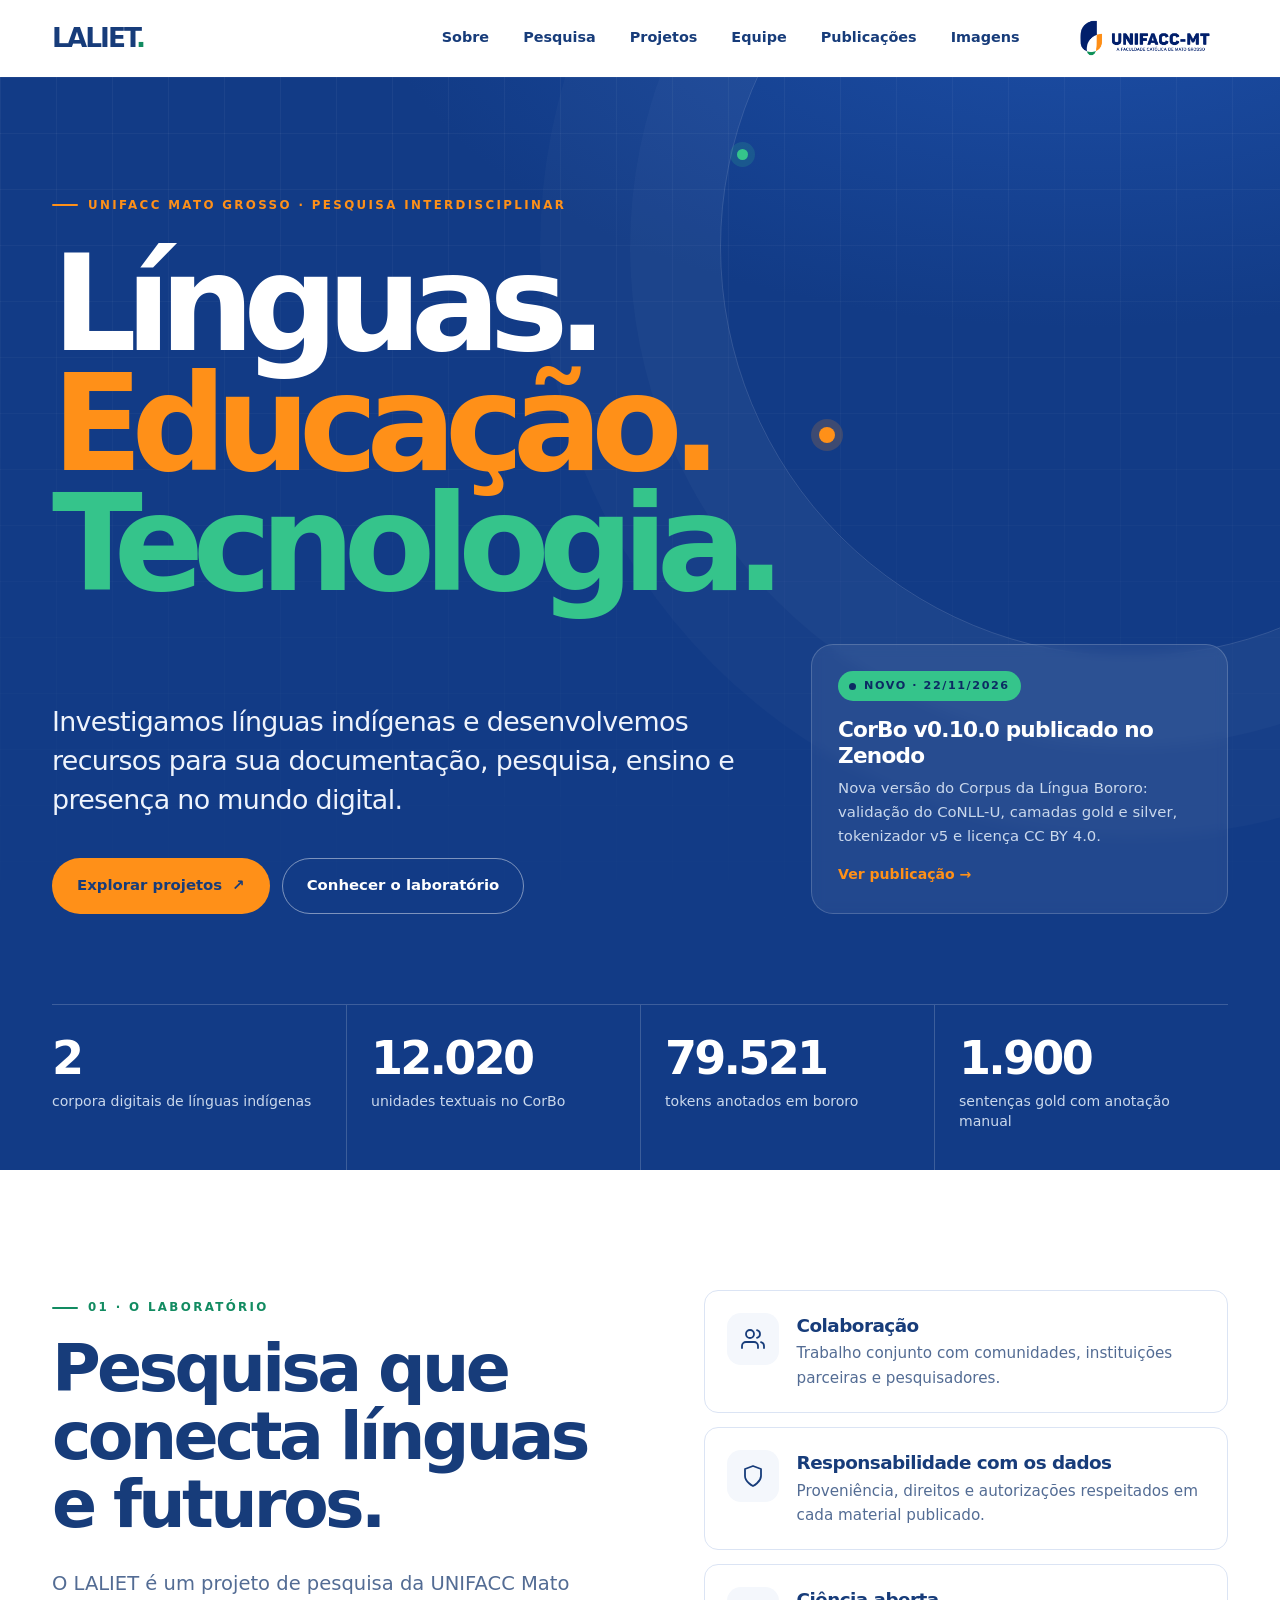
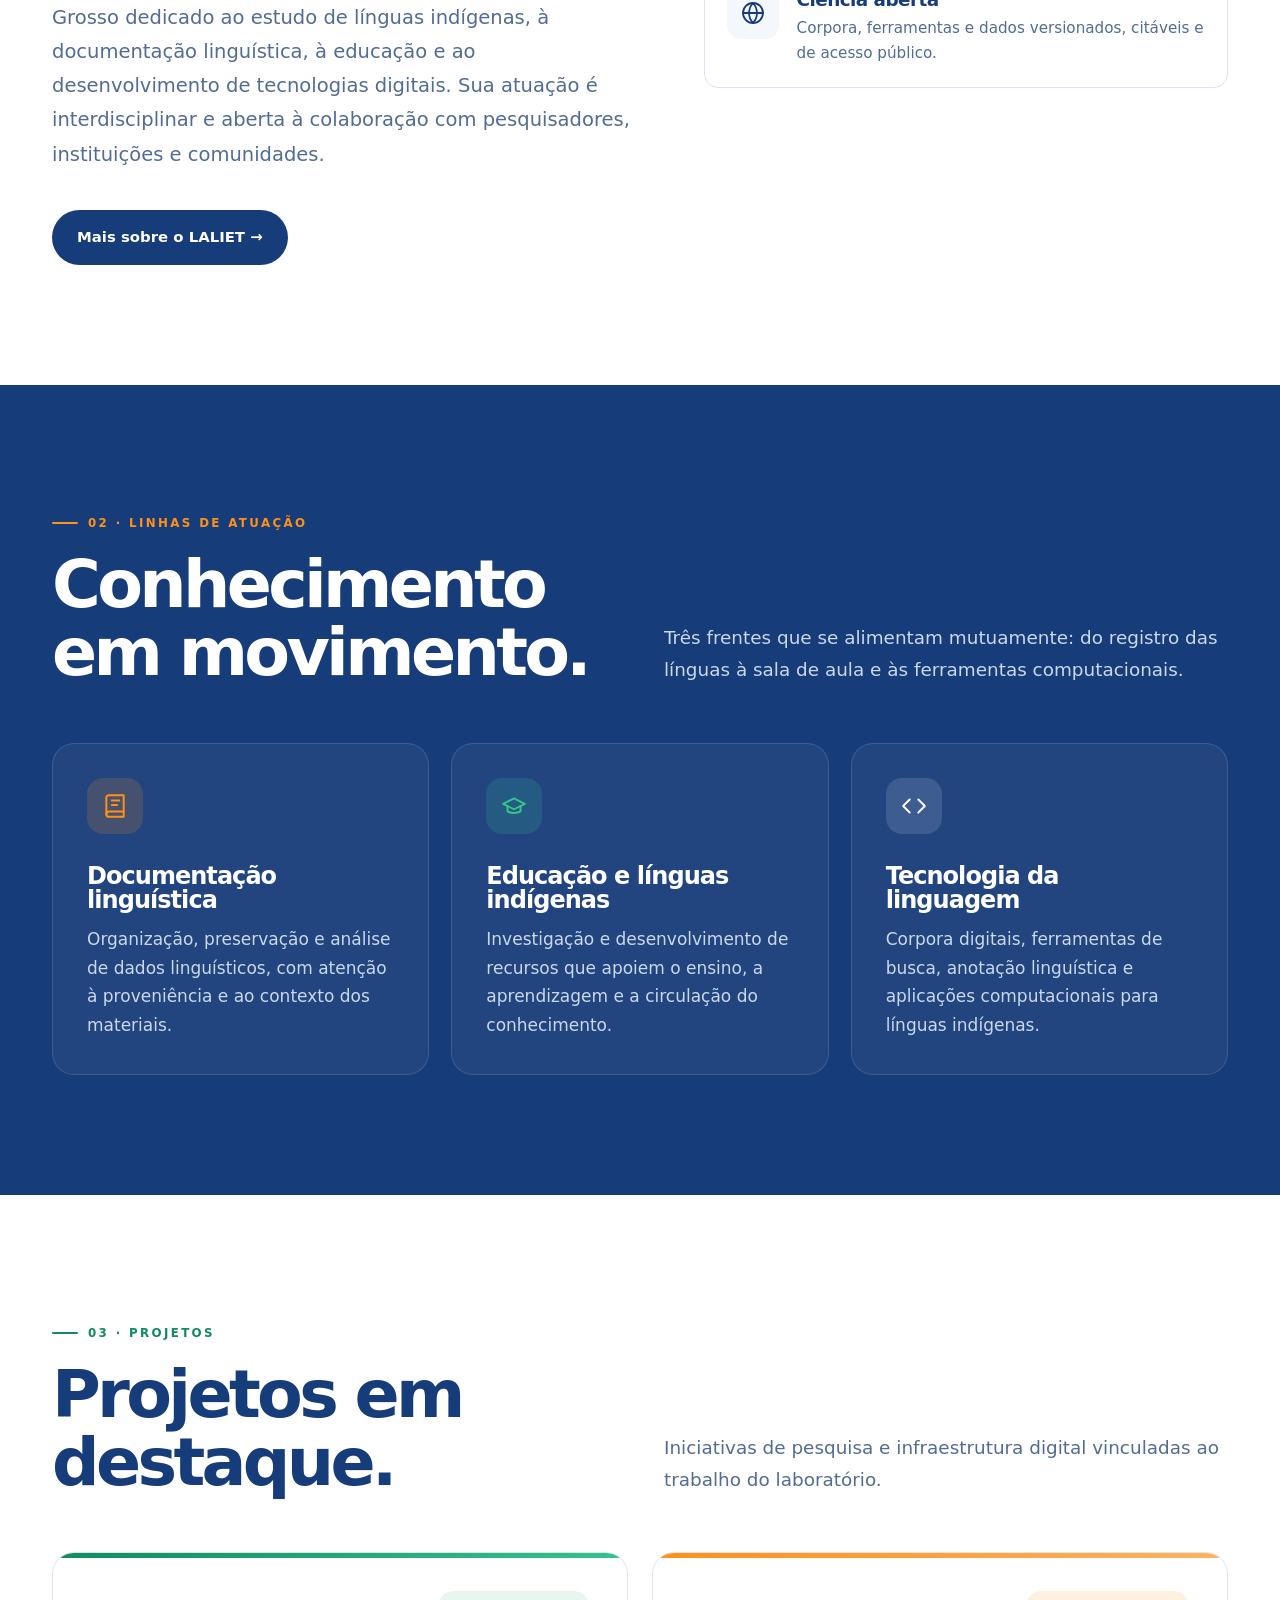
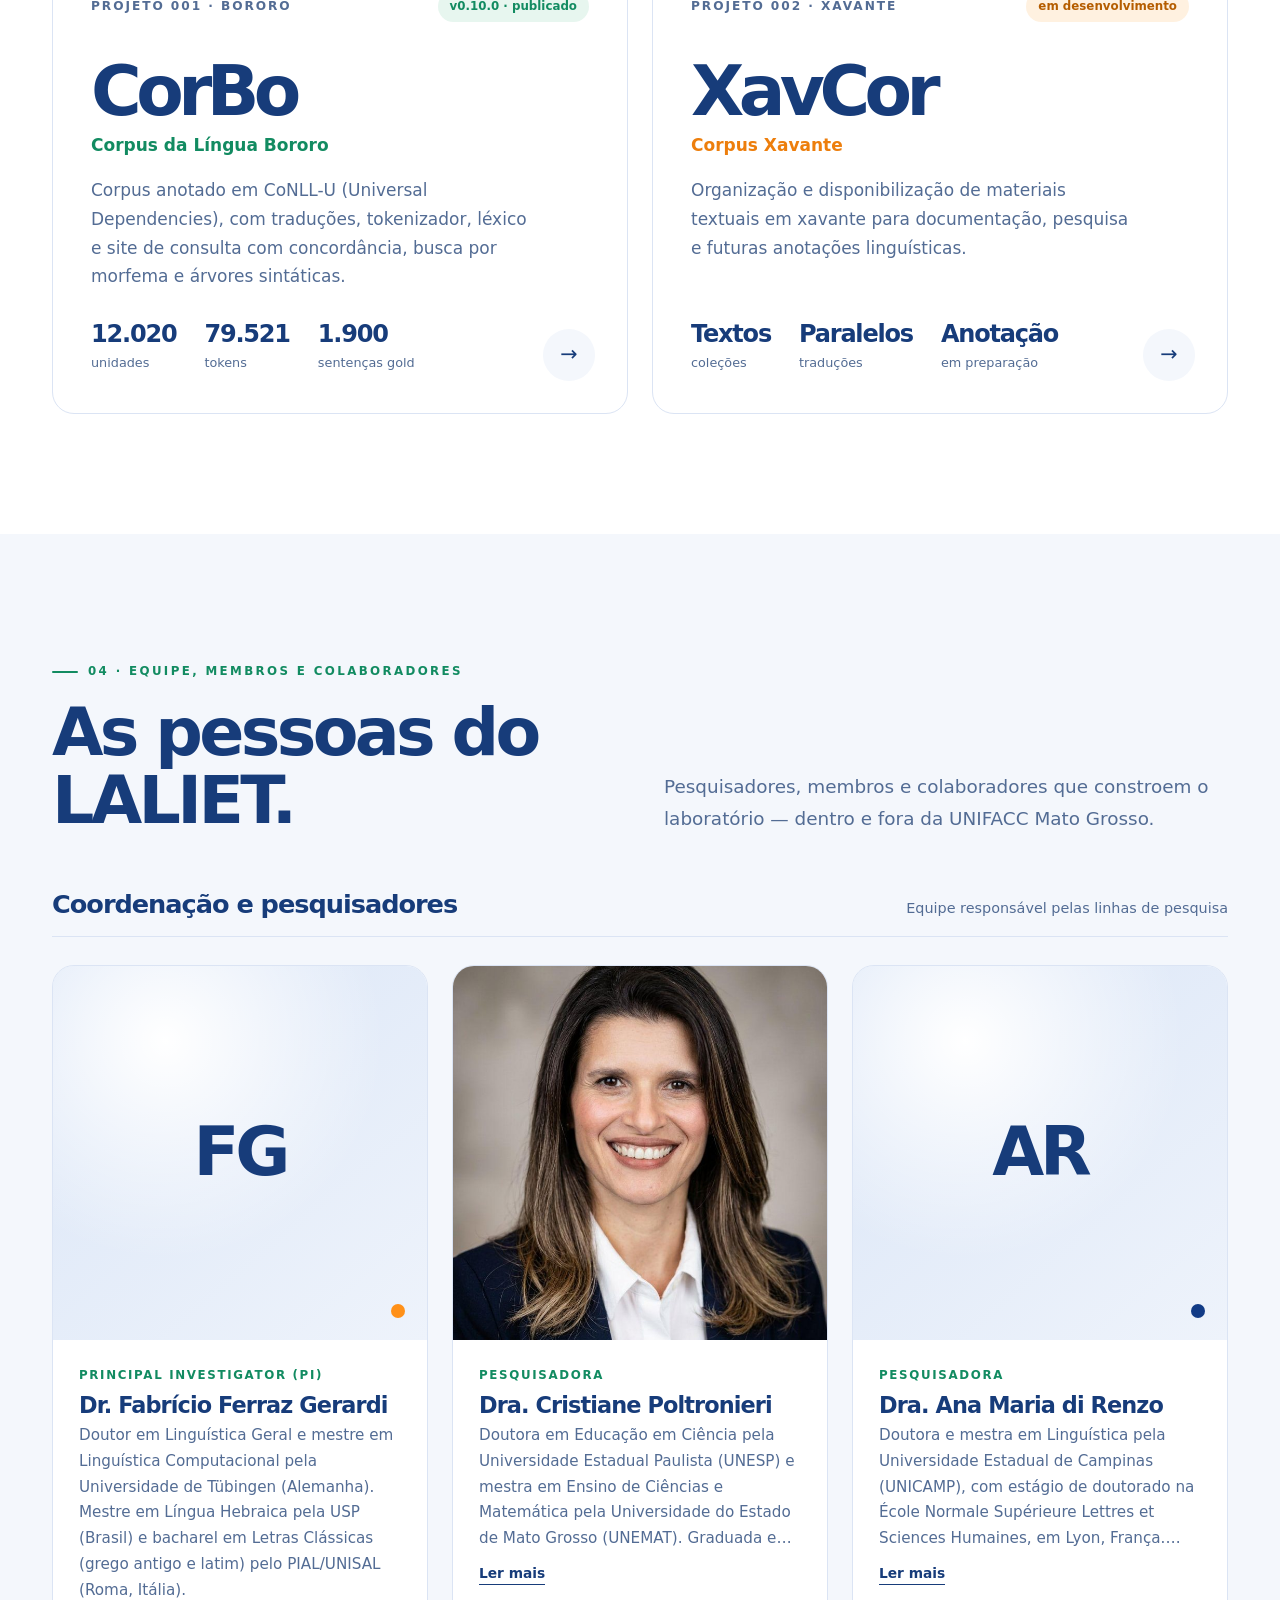
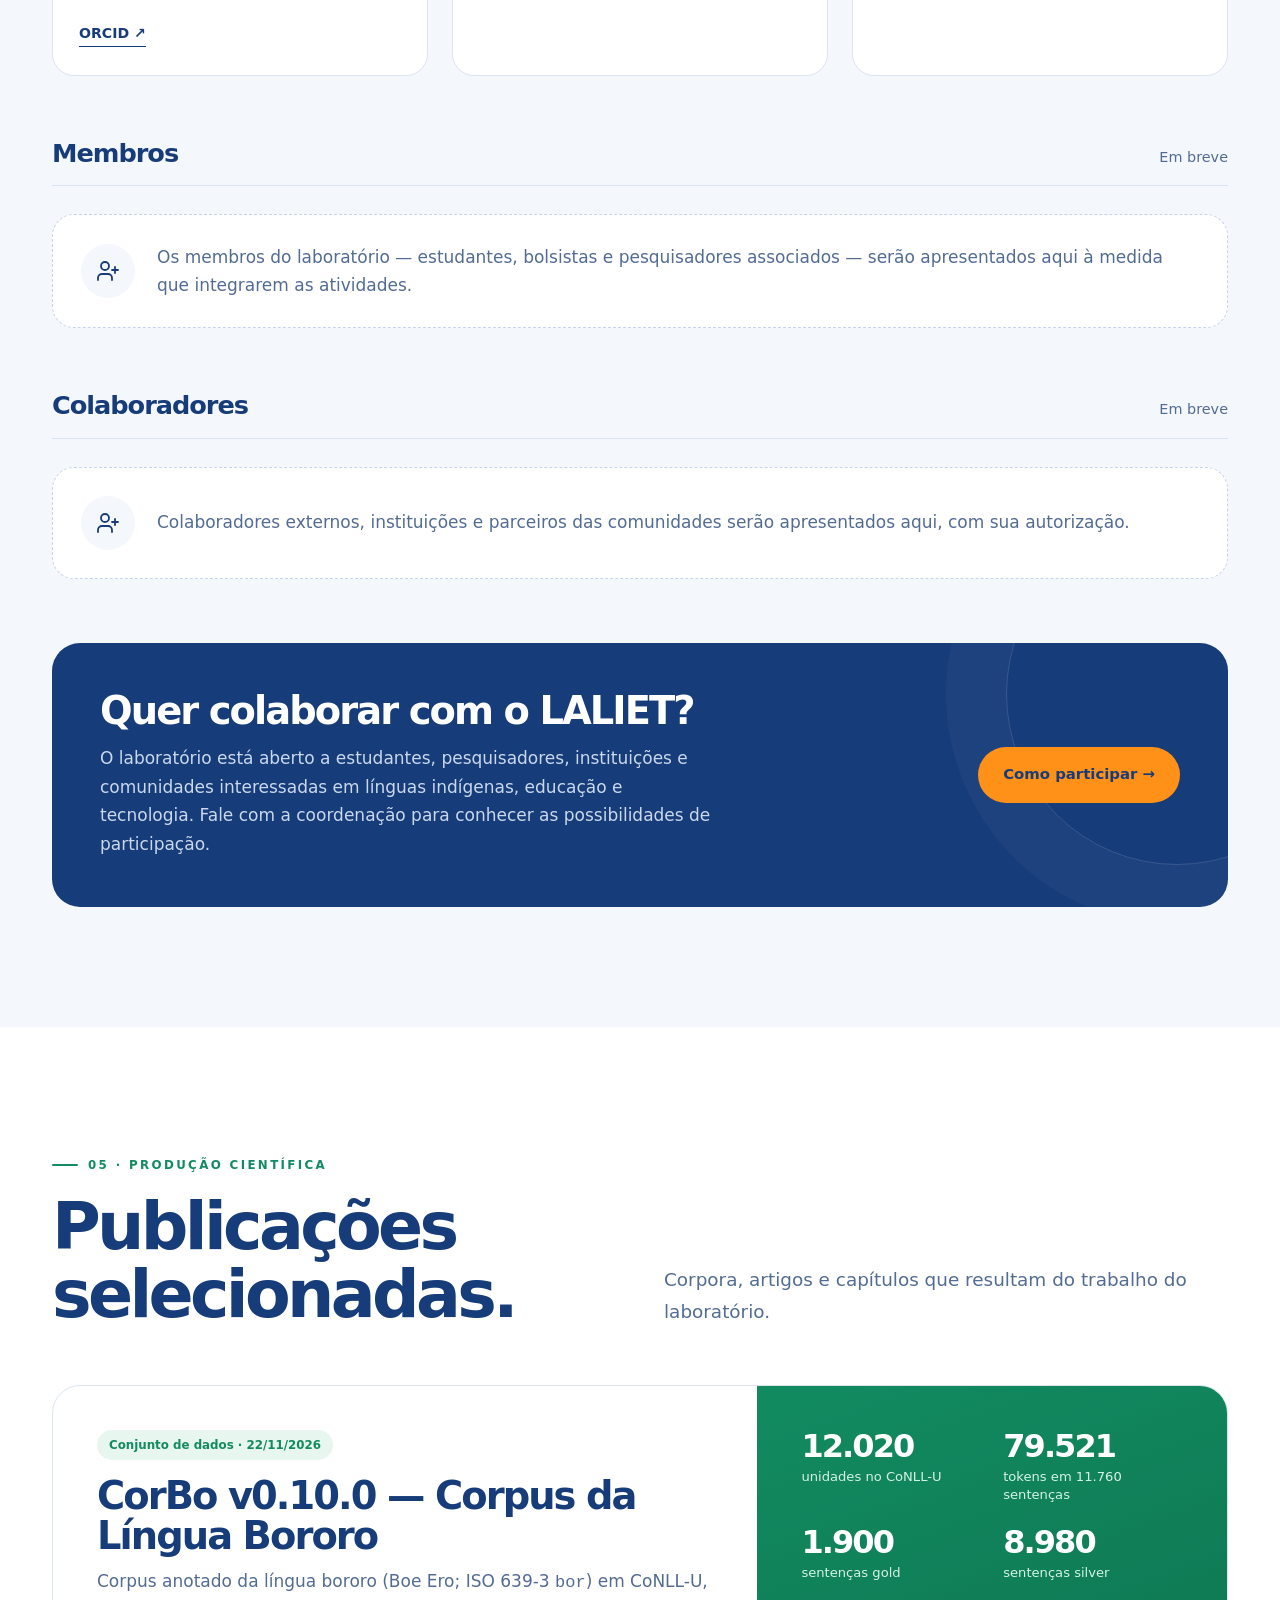
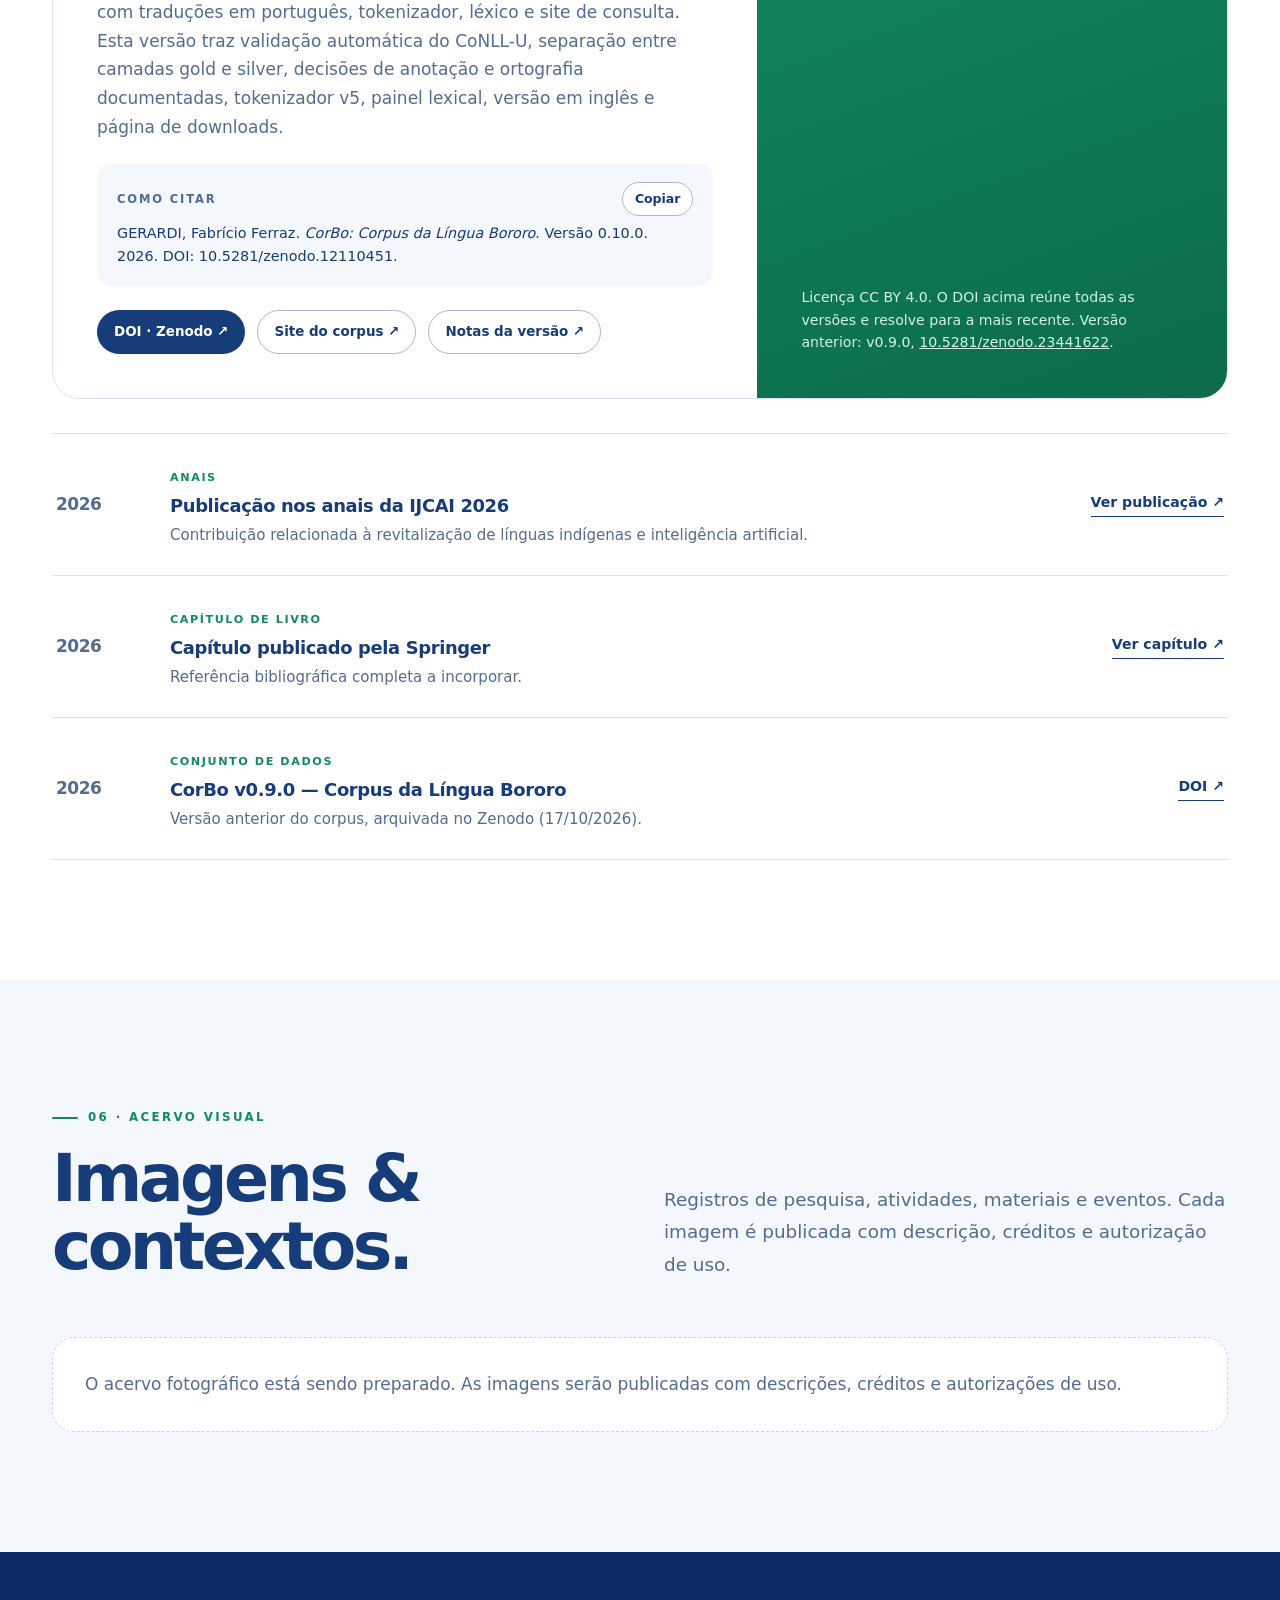
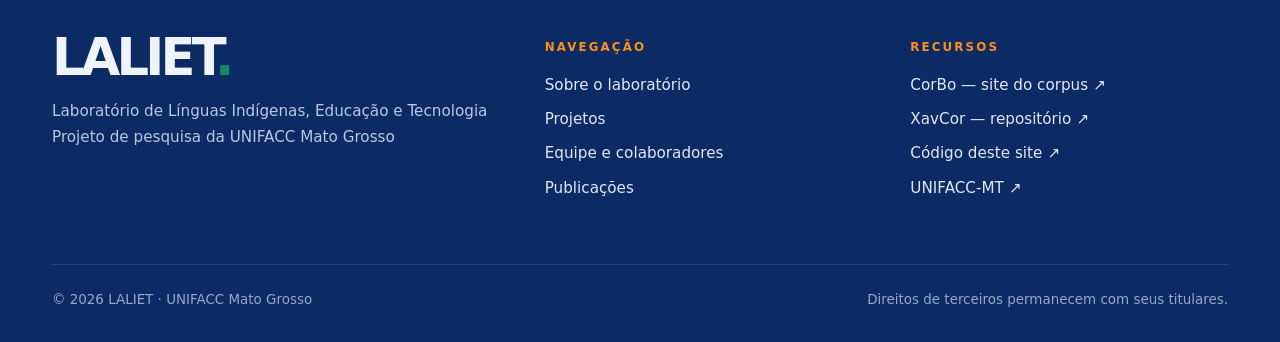
<file: index.html>
<!doctype html>
<html lang="pt-BR" class="no-js">
<head>
<meta charset="utf-8">
<meta name="viewport" content="width=device-width,initial-scale=1">
<meta name="theme-color" content="#123b86">
<title>LALIET — Laboratório de Línguas Indígenas, Educação e Tecnologia</title>
<meta name="description" content="LALIET — Laboratório de Línguas Indígenas, Educação e Tecnologia, projeto de pesquisa da UNIFACC Mato Grosso. Corpora digitais, documentação linguística e recursos educacionais.">
<meta property="og:title" content="LALIET — Línguas. Educação. Tecnologia.">
<meta property="og:description" content="Projeto de pesquisa da UNIFACC Mato Grosso dedicado a línguas indígenas, documentação linguística, educação e tecnologia.">
<meta property="og:type" content="website">
<meta property="og:url" content="https://unifacc.com.br/laliet/">
<link rel="icon" href="data:image/svg+xml,%3Csvg xmlns='http://www.w3.org/2000/svg' viewBox='0 0 64 64'%3E%3Crect width='64' height='64' rx='16' fill='%23123b86'/%3E%3Ctext x='13' y='46' font-family='Arial' font-weight='900' font-size='38' fill='%23fff'%3EL%3C/text%3E%3Ccircle cx='46' cy='42' r='6' fill='%2335c48b'/%3E%3C/svg%3E">
<link rel="stylesheet" href="assets/site.css">
<script src="assets/site.js" defer></script>
<script src="assets/people.js" defer></script>
<script src="assets/gallery.js" defer></script>
</head>
<body>
<a class="skip" href="#conteudo">Ir para o conteúdo</a>

<header class="nav">
  <div class="wrap">
    <a class="wordmark" href="#inicio" aria-label="LALIET — início">LALIET<i>.</i></a>
    <nav class="navlinks" id="navlinks" aria-label="Navegação principal">
      <a href="sobre.html">Sobre</a>
      <a href="#pesquisa">Pesquisa</a>
      <a href="#projetos">Projetos</a>
      <a href="#equipe">Equipe</a>
      <a href="#publicacoes">Publicações</a>
      <a href="#imagens">Imagens</a>
    </nav>
    <button class="menu-btn" type="button" aria-controls="navlinks" aria-expanded="false">Menu</button>
    <a class="unifacc-brand" href="https://unifacc.com.br/" aria-label="UNIFACC-MT — site institucional"><img src="assets/unifacc-logo.png" alt="UNIFACC-MT — A Faculdade Católica de Mato Grosso" width="600" height="181" onerror="this.parentElement.style.display='none'"></a>
  </div>
</header>

<main id="conteudo">
<!-- ============ HERO ============ -->
<section class="hero" id="inicio">
  <div class="orbit" aria-hidden="true"></div>
  <div class="wrap">
    <span class="eyebrow">UNIFACC Mato Grosso · Pesquisa interdisciplinar</span>
    <h1><span class="l1">Línguas.</span><span class="l2">Educação.</span><span class="l3">Tecnologia.</span></h1>
    <div class="herogrid">
      <div>
        <p class="lead">Investigamos línguas indígenas e desenvolvemos recursos para sua documentação, pesquisa, ensino e presença no mundo digital.</p>
        <div class="actions">
          <a class="btn" href="#projetos">Explorar projetos <span aria-hidden="true">↗</span></a>
          <a class="btn ghost" href="sobre.html">Conhecer o laboratório</a>
        </div>
      </div>
      <a class="news" href="#publicacoes">
        <span class="badge">Novo · 22/11/2026</span>
        <strong>CorBo v0.10.0 publicado no Zenodo</strong>
        <p>Nova versão do Corpus da Língua Bororo: validação do CoNLL-U, camadas gold e silver, tokenizador v5 e licença CC BY 4.0.</p>
        <span class="go">Ver publicação →</span>
      </a>
    </div>
    <div class="stats" aria-label="O laboratório em números">
      <div><b>2</b><span>corpora digitais de línguas indígenas</span></div>
      <div><b>12.020</b><span>unidades textuais no CorBo</span></div>
      <div><b>79.521</b><span>tokens anotados em bororo</span></div>
      <div><b>1.900</b><span>sentenças gold com anotação manual</span></div>
    </div>
  </div>
</section>

<!-- ============ SOBRE ============ -->
<section class="section" id="sobre">
  <div class="wrap about">
    <div class="reveal">
      <span class="eyebrow">01 · O laboratório</span>
      <h2>Pesquisa que conecta línguas e futuros.</h2>
      <p class="intro" style="margin-top:28px">O LALIET é um projeto de pesquisa da UNIFACC Mato Grosso dedicado ao estudo de línguas indígenas, à documentação linguística, à educação e ao desenvolvimento de tecnologias digitais. Sua atuação é interdisciplinar e aberta à colaboração com pesquisadores, instituições e comunidades.</p>
      <div class="actions"><a class="btn navy" href="sobre.html">Mais sobre o LALIET →</a></div>
    </div>
    <div class="principles reveal">
      <div class="principle"><span class="ic"><svg width="24" height="24" viewBox="0 0 24 24" fill="none" stroke="currentColor" stroke-width="1.8" stroke-linecap="round" stroke-linejoin="round" aria-hidden="true"><path d="M17 21v-2a4 4 0 0 0-4-4H5a4 4 0 0 0-4 4v2"/><circle cx="9" cy="7" r="4"/><path d="M23 21v-2a4 4 0 0 0-3-3.87M16 3.13a4 4 0 0 1 0 7.75"/></svg></span><div><h3>Colaboração</h3><p>Trabalho conjunto com comunidades, instituições parceiras e pesquisadores.</p></div></div>
      <div class="principle"><span class="ic"><svg width="24" height="24" viewBox="0 0 24 24" fill="none" stroke="currentColor" stroke-width="1.8" stroke-linecap="round" stroke-linejoin="round" aria-hidden="true"><path d="M12 22s8-4 8-10V5l-8-3-8 3v7c0 6 8 10 8 10z"/></svg></span><div><h3>Responsabilidade com os dados</h3><p>Proveniência, direitos e autorizações respeitados em cada material publicado.</p></div></div>
      <div class="principle"><span class="ic"><svg width="24" height="24" viewBox="0 0 24 24" fill="none" stroke="currentColor" stroke-width="1.8" stroke-linecap="round" stroke-linejoin="round" aria-hidden="true"><circle cx="12" cy="12" r="10"/><path d="M2 12h20M12 2a15.3 15.3 0 0 1 4 10 15.3 15.3 0 0 1-4 10 15.3 15.3 0 0 1-4-10 15.3 15.3 0 0 1 4-10z"/></svg></span><div><h3>Ciência aberta</h3><p>Corpora, ferramentas e dados versionados, citáveis e de acesso público.</p></div></div>
    </div>
  </div>
</section>

<!-- ============ PESQUISA ============ -->
<section class="section dark" id="pesquisa">
  <div class="wrap">
    <div class="sectionhead reveal">
      <div><span class="eyebrow">02 · Linhas de atuação</span><h2>Conhecimento em movimento.</h2></div>
      <p class="intro">Três frentes que se alimentam mutuamente: do registro das línguas à sala de aula e às ferramentas computacionais.</p>
    </div>
    <div class="research">
      <article class="reveal"><span class="ic"><svg width="26" height="26" viewBox="0 0 24 24" fill="none" stroke="currentColor" stroke-width="1.8" stroke-linecap="round" stroke-linejoin="round" aria-hidden="true"><path d="M4 19.5A2.5 2.5 0 0 1 6.5 17H20"/><path d="M6.5 2H20v20H6.5A2.5 2.5 0 0 1 4 19.5v-15A2.5 2.5 0 0 1 6.5 2z"/><path d="M9 7h7M9 11h5"/></svg></span><h3>Documentação linguística</h3><p>Organização, preservação e análise de dados linguísticos, com atenção à proveniência e ao contexto dos materiais.</p></article>
      <article class="reveal"><span class="ic"><svg width="26" height="26" viewBox="0 0 24 24" fill="none" stroke="currentColor" stroke-width="1.8" stroke-linecap="round" stroke-linejoin="round" aria-hidden="true"><path d="M22 10 12 5 2 10l10 5 10-5z"/><path d="M6 12v5c3 2 9 2 12 0v-5"/></svg></span><h3>Educação e línguas indígenas</h3><p>Investigação e desenvolvimento de recursos que apoiem o ensino, a aprendizagem e a circulação do conhecimento.</p></article>
      <article class="reveal"><span class="ic"><svg width="26" height="26" viewBox="0 0 24 24" fill="none" stroke="currentColor" stroke-width="1.8" stroke-linecap="round" stroke-linejoin="round" aria-hidden="true"><path d="m16 18 6-6-6-6M8 6l-6 6 6 6"/></svg></span><h3>Tecnologia da linguagem</h3><p>Corpora digitais, ferramentas de busca, anotação linguística e aplicações computacionais para línguas indígenas.</p></article>
    </div>
  </div>
</section>

<!-- ============ PROJETOS ============ -->
<section class="section" id="projetos">
  <div class="wrap">
    <div class="sectionhead reveal">
      <div><span class="eyebrow">03 · Projetos</span><h2>Projetos em destaque.</h2></div>
      <p class="intro">Iniciativas de pesquisa e infraestrutura digital vinculadas ao trabalho do laboratório.</p>
    </div>
    <div class="projects">
      <a class="project reveal" href="projetos/corbo.html">
        <div class="top"><span class="num">PROJETO 001 · BORORO</span><span class="chip">v0.10.0 · publicado</span></div>
        <h3>CorBo</h3>
        <p class="sub">Corpus da Língua Bororo</p>
        <p>Corpus anotado em CoNLL-U (Universal Dependencies), com traduções, tokenizador, léxico e site de consulta com concordância, busca por morfema e árvores sintáticas.</p>
        <div class="mini"><div><b>12.020</b><span>unidades</span></div><div><b>79.521</b><span>tokens</span></div><div><b>1.900</b><span>sentenças gold</span></div></div>
        <span class="arrow" aria-hidden="true">→</span>
      </a>
      <a class="project xav reveal" href="projetos/xavcor.html">
        <div class="top"><span class="num">PROJETO 002 · XAVANTE</span><span class="chip dev">em desenvolvimento</span></div>
        <h3>XavCor</h3>
        <p class="sub">Corpus Xavante</p>
        <p>Organização e disponibilização de materiais textuais em xavante para documentação, pesquisa e futuras anotações linguísticas.</p>
        <div class="mini"><div><b>Textos</b><span>coleções</span></div><div><b>Paralelos</b><span>traduções</span></div><div><b>Anotação</b><span>em preparação</span></div></div>
        <span class="arrow" aria-hidden="true">→</span>
      </a>
    </div>
  </div>
</section>

<!-- ============ EQUIPE ============ -->
<section class="section tint" id="equipe">
  <div class="wrap">
    <div class="sectionhead reveal">
      <div><span class="eyebrow">04 · Equipe, membros e colaboradores</span><h2>As pessoas do LALIET.</h2></div>
      <p class="intro">Pesquisadores, membros e colaboradores que constroem o laboratório — dentro e fora da UNIFACC Mato Grosso.</p>
    </div>
    <div id="people-root" aria-live="polite"><p class="intro">Carregando perfis…</p></div>
    <div class="join reveal">
      <div>
        <h3>Quer colaborar com o LALIET?</h3>
        <p>O laboratório está aberto a estudantes, pesquisadores, instituições e comunidades interessadas em línguas indígenas, educação e tecnologia. Fale com a coordenação para conhecer as possibilidades de participação.</p>
      </div>
      <div class="actions">
        <a class="btn" href="sobre.html#participar">Como participar →</a>
      </div>
    </div>
  </div>
</section>

<!-- ============ PUBLICAÇÕES ============ -->
<section class="section" id="publicacoes">
  <div class="wrap">
    <div class="sectionhead reveal">
      <div><span class="eyebrow">05 · Produção científica</span><h2>Publicações selecionadas.</h2></div>
      <p class="intro">Corpora, artigos e capítulos que resultam do trabalho do laboratório.</p>
    </div>

    <article class="featured reveal" aria-labelledby="corbo-pub">
      <div class="main">
        <span class="chip">Conjunto de dados · 22/11/2026</span>
        <h3 id="corbo-pub">CorBo v0.10.0 — Corpus da Língua Bororo</h3>
        <p>Corpus anotado da língua bororo (Boe Ero; ISO 639-3 <code>bor</code>) em CoNLL-U, com traduções em português, tokenizador, léxico e site de consulta. Esta versão traz validação automática do CoNLL-U, separação entre camadas gold e silver, decisões de anotação e ortografia documentadas, tokenizador v5, painel lexical, versão em inglês e página de downloads.</p>
        <div class="cite">
          <div class="row"><small>Como citar</small><button class="copy" type="button" data-copy="cite-corbo">Copiar</button></div>
          <div id="cite-corbo">GERARDI, Fabrício Ferraz. <em>CorBo: Corpus da Língua Bororo</em>. Versão 0.10.0. 2026. DOI: 10.5281/zenodo.12110451.</div>
        </div>
        <div class="actions" style="margin-top:24px">
          <a class="btn navy sm" href="https://doi.org/10.5281/zenodo.12110451" target="_blank" rel="noopener noreferrer">DOI · Zenodo ↗</a>
          <a class="btn line sm" href="https://languagestructure.github.io/Bororo-Corpus/" target="_blank" rel="noopener noreferrer">Site do corpus ↗</a>
          <a class="btn line sm" href="https://github.com/LanguageStructure/Bororo-Corpus/blob/main/docs/RELEASE_NOTES_v0.10.0.md" target="_blank" rel="noopener noreferrer">Notas da versão ↗</a>
        </div>
      </div>
      <div class="side">
        <div class="kv">
          <div><b>12.020</b><span>unidades no CoNLL-U</span></div>
          <div><b>79.521</b><span>tokens em 11.760 sentenças</span></div>
          <div><b>1.900</b><span>sentenças gold</span></div>
          <div><b>8.980</b><span>sentenças silver</span></div>
        </div>
        <p style="margin:0;font-size:.88rem;line-height:1.6;color:#d4f3e6">Licença CC BY 4.0. O DOI acima reúne todas as versões e resolve para a mais recente. Versão anterior: v0.9.0, <a href="https://doi.org/10.5281/zenodo.23441622" target="_blank" rel="noopener noreferrer" style="text-decoration:underline">10.5281/zenodo.23441622</a>.</p>
      </div>
    </article>

    <div class="pubs">
      <div class="pub reveal"><span class="yr">2026</span><div><span class="type">Anais</span><strong>Publicação nos anais da IJCAI 2026</strong><em>Contribuição relacionada à revitalização de línguas indígenas e inteligência artificial.</em></div><a class="textlink" href="https://www.ijcai.org/proceedings/2026/824" target="_blank" rel="noopener noreferrer">Ver publicação ↗</a></div>
      <div class="pub reveal"><span class="yr">2026</span><div><span class="type">Capítulo de livro</span><strong>Capítulo publicado pela Springer</strong><em>Referência bibliográfica completa a incorporar.</em></div><a class="textlink" href="https://link.springer.com/chapter/10.1007/978-3-032-39904-5_23#citeas" target="_blank" rel="noopener noreferrer">Ver capítulo ↗</a></div>
      <div class="pub reveal"><span class="yr">2026</span><div><span class="type">Conjunto de dados</span><strong>CorBo v0.9.0 — Corpus da Língua Bororo</strong><em>Versão anterior do corpus, arquivada no Zenodo (17/10/2026).</em></div><a class="textlink" href="https://doi.org/10.5281/zenodo.23441622" target="_blank" rel="noopener noreferrer">DOI ↗</a></div>
    </div>
  </div>
</section>

<!-- ============ IMAGENS ============ -->
<section class="section tint" id="imagens">
  <div class="wrap">
    <div class="sectionhead reveal">
      <div><span class="eyebrow">06 · Acervo visual</span><h2>Imagens &amp; contextos.</h2></div>
      <p class="intro">Registros de pesquisa, atividades, materiais e eventos. Cada imagem é publicada com descrição, créditos e autorização de uso.</p>
    </div>
    <div id="gallery-list" class="gallery" aria-live="polite"><p class="gallery-empty">O acervo fotográfico será disponibilizado em breve.</p></div>
  </div>
</section>
</main>

<footer class="foot">
  <div class="wrap">
    <div class="footgrid">
      <div>
        <div class="wordmark">LALIET<i>.</i></div>
        <p>Laboratório de Línguas Indígenas, Educação e Tecnologia<br>Projeto de pesquisa da UNIFACC Mato Grosso</p>
      </div>
      <div>
        <h4>Navegação</h4>
        <ul><li><a href="sobre.html">Sobre o laboratório</a></li><li><a href="#projetos">Projetos</a></li><li><a href="#equipe">Equipe e colaboradores</a></li><li><a href="#publicacoes">Publicações</a></li></ul>
      </div>
      <div>
        <h4>Recursos</h4>
        <ul><li><a href="https://languagestructure.github.io/Bororo-Corpus/" target="_blank" rel="noopener noreferrer">CorBo — site do corpus ↗</a></li><li><a href="https://github.com/LanguageStructure/Corpus_Xavante" target="_blank" rel="noopener noreferrer">XavCor — repositório ↗</a></li><li><a href="https://github.com/LanguageStructure/LALIET" target="_blank" rel="noopener noreferrer">Código deste site ↗</a></li><li><a href="https://unifacc.com.br/" target="_blank" rel="noopener noreferrer">UNIFACC-MT ↗</a></li></ul>
      </div>
    </div>
    <div class="footbar"><span>© <span id="year">2026</span> LALIET · UNIFACC Mato Grosso</span><span>Direitos de terceiros permanecem com seus titulares.</span></div>
  </div>
</footer>
</body>
</html>
</file>
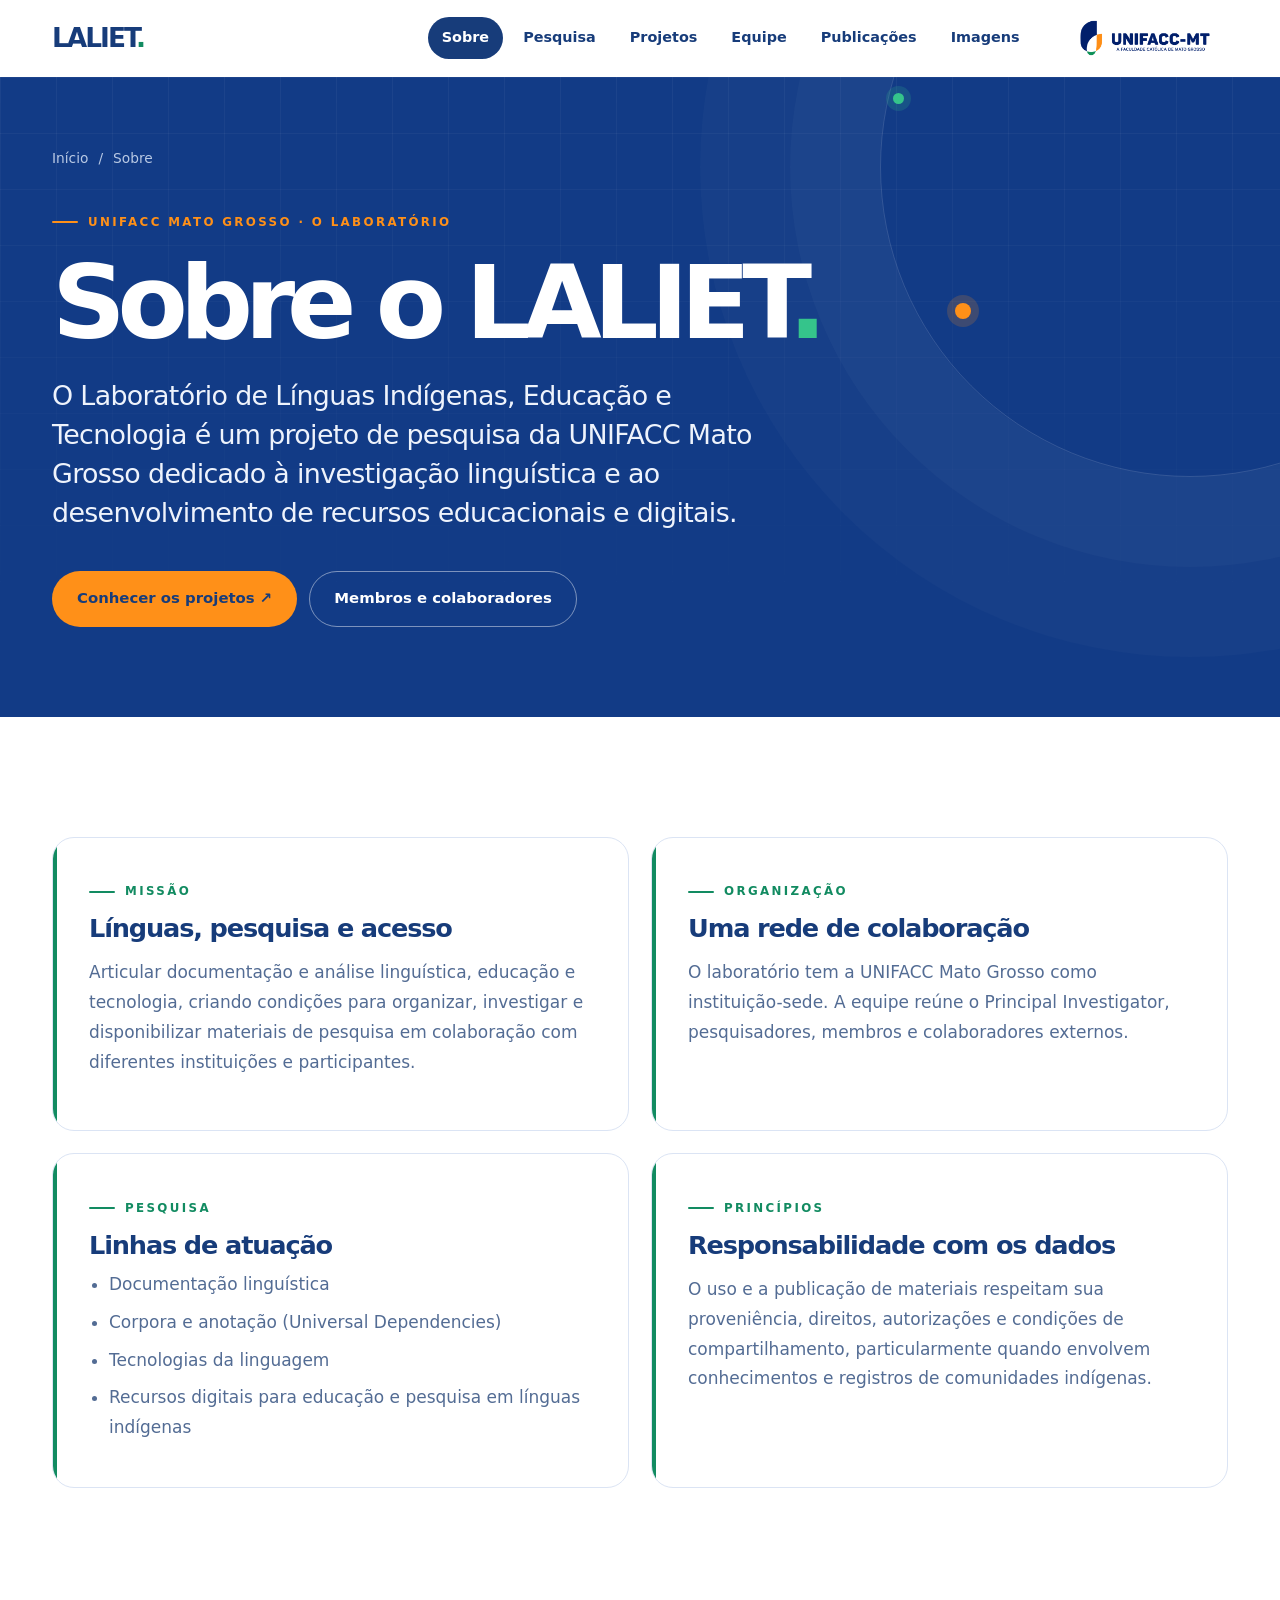
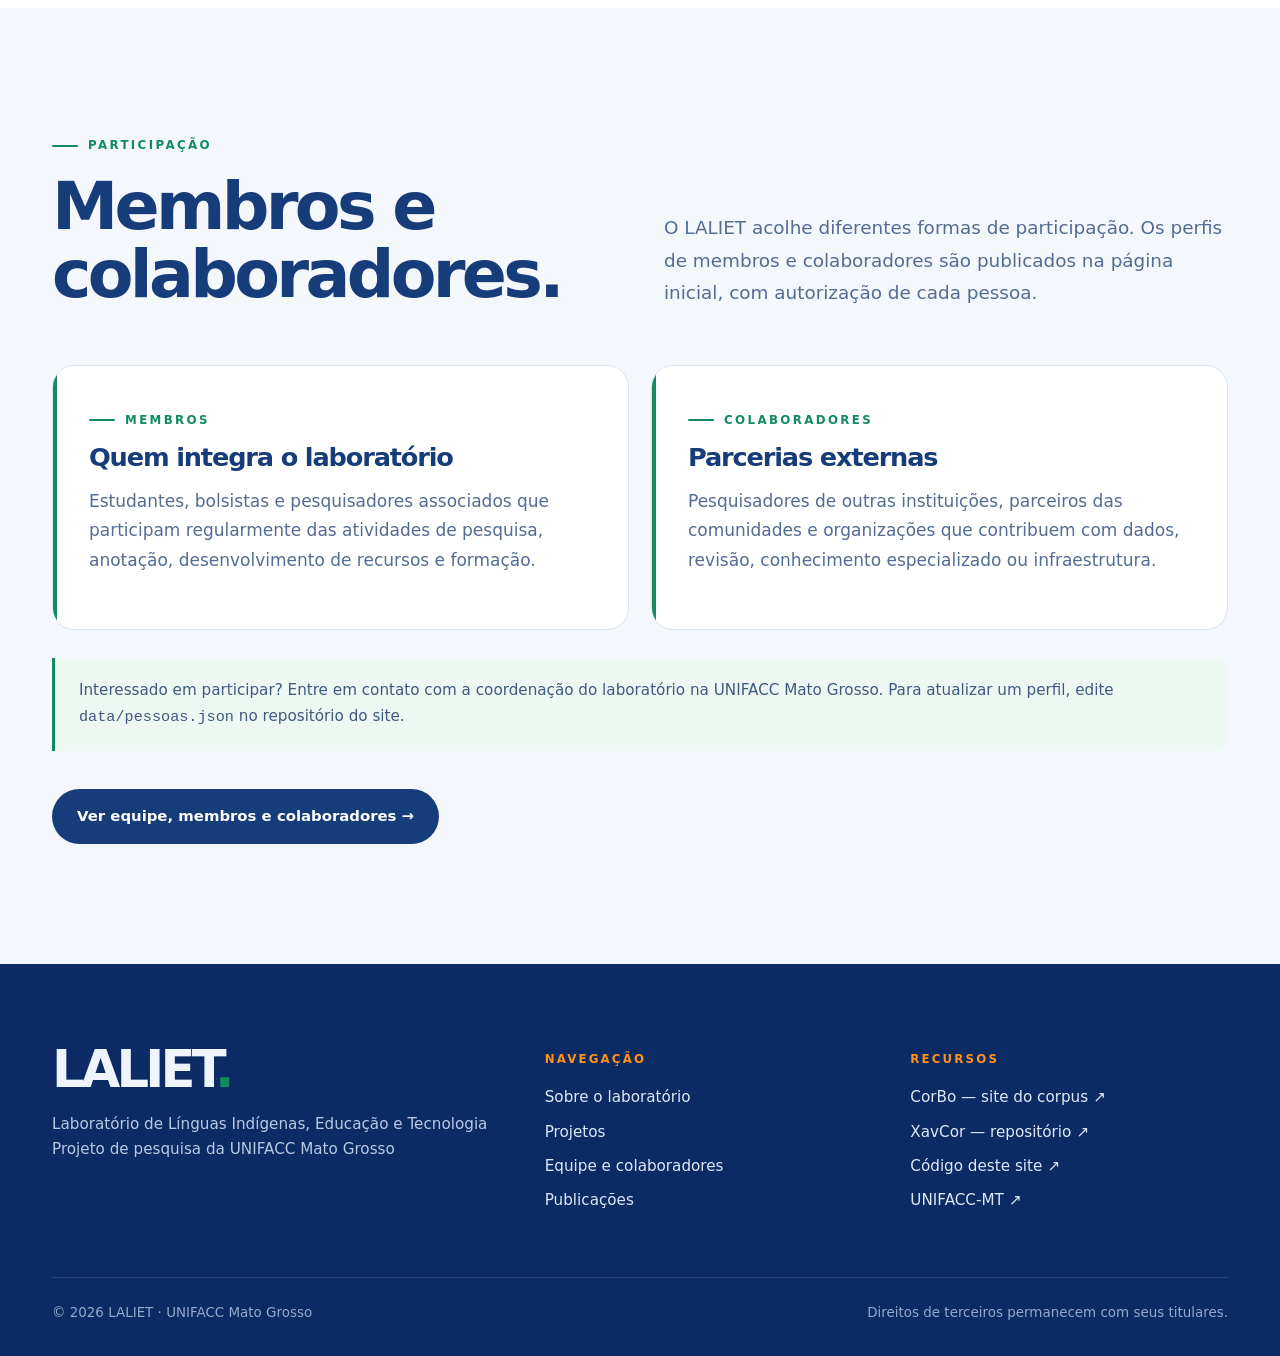
<file: sobre.html>
<!doctype html>
<html lang="pt-BR" class="no-js">
<head>
<meta charset="utf-8">
<meta name="viewport" content="width=device-width,initial-scale=1">
<meta name="theme-color" content="#123b86">
<title>Sobre — LALIET</title>
<meta name="description" content="Sobre o LALIET, Laboratório de Línguas Indígenas, Educação e Tecnologia da UNIFACC Mato Grosso.">
<link rel="icon" href="data:image/svg+xml,%3Csvg xmlns='http://www.w3.org/2000/svg' viewBox='0 0 64 64'%3E%3Crect width='64' height='64' rx='16' fill='%23123b86'/%3E%3Ctext x='13' y='46' font-family='Arial' font-weight='900' font-size='38' fill='%23fff'%3EL%3C/text%3E%3Ccircle cx='46' cy='42' r='6' fill='%2335c48b'/%3E%3C/svg%3E">
<link rel="stylesheet" href="assets/site.css">
<script src="assets/site.js" defer></script>
</head>
<body>
<a class="skip" href="#conteudo">Ir para o conteúdo</a>
<header class="nav">
  <div class="wrap">
    <a class="wordmark" href="index.html" aria-label="LALIET — página inicial">LALIET<i>.</i></a>
    <nav class="navlinks" id="navlinks" aria-label="Navegação principal"><a href="sobre.html" aria-current="page">Sobre</a><a href="index.html#pesquisa">Pesquisa</a><a href="index.html#projetos">Projetos</a><a href="index.html#equipe">Equipe</a><a href="index.html#publicacoes">Publicações</a><a href="index.html#imagens">Imagens</a></nav>
    <button class="menu-btn" type="button" aria-controls="navlinks" aria-expanded="false">Menu</button>
    <a class="unifacc-brand" href="https://unifacc.com.br/" aria-label="UNIFACC-MT — site institucional"><img src="assets/unifacc-logo.png" alt="UNIFACC-MT — A Faculdade Católica de Mato Grosso" width="600" height="181" onerror="this.parentElement.style.display='none'"></a>
  </div>
</header>
<main id="conteudo">
<section class="pagehero ">
  <div class="orbit" aria-hidden="true"></div>
  <div class="wrap">
    <nav class="crumbs" aria-label="Trilha"><a href="index.html">Início</a><span>/</span><span>Sobre</span></nav>
    <span class="eyebrow">UNIFACC Mato Grosso · O laboratório</span>
    <h1>Sobre o LALIET<span>.</span></h1>
    <p class="lead">O Laboratório de Línguas Indígenas, Educação e Tecnologia é um projeto de pesquisa da UNIFACC Mato Grosso dedicado à investigação linguística e ao desenvolvimento de recursos educacionais e digitais.</p>
    <div class="actions"><a class="btn" href="index.html#projetos">Conhecer os projetos ↗</a><a class="btn ghost" href="#participar">Membros e colaboradores</a></div>
  </div>
</section>
<section class="section"><div class="wrap">
<div class="cards">
<article class="card reveal"><span class="eyebrow">Missão</span><h2>Línguas, pesquisa e acesso</h2><p>Articular documentação e análise linguística, educação e tecnologia, criando condições para organizar, investigar e disponibilizar materiais de pesquisa em colaboração com diferentes instituições e participantes.</p></article>
<article class="card reveal"><span class="eyebrow">Organização</span><h2>Uma rede de colaboração</h2><p>O laboratório tem a UNIFACC Mato Grosso como instituição-sede. A equipe reúne o Principal Investigator, pesquisadores, membros e colaboradores externos.</p></article>
<article class="card reveal"><span class="eyebrow">Pesquisa</span><h2>Linhas de atuação</h2><ul><li>Documentação linguística</li><li>Corpora e anotação (Universal Dependencies)</li><li>Tecnologias da linguagem</li><li>Recursos digitais para educação e pesquisa em línguas indígenas</li></ul></article>
<article class="card reveal"><span class="eyebrow">Princípios</span><h2>Responsabilidade com os dados</h2><p>O uso e a publicação de materiais respeitam sua proveniência, direitos, autorizações e condições de compartilhamento, particularmente quando envolvem conhecimentos e registros de comunidades indígenas.</p></article>
</div>
</div></section>
<section class="section tint" id="participar"><div class="wrap">
<div class="sectionhead reveal"><div><span class="eyebrow">Participação</span><h2>Membros e colaboradores.</h2></div><p class="intro">O LALIET acolhe diferentes formas de participação. Os perfis de membros e colaboradores são publicados na página inicial, com autorização de cada pessoa.</p></div>
<div class="cards">
<article class="card reveal"><span class="eyebrow">Membros</span><h3>Quem integra o laboratório</h3><p>Estudantes, bolsistas e pesquisadores associados que participam regularmente das atividades de pesquisa, anotação, desenvolvimento de recursos e formação.</p></article>
<article class="card reveal"><span class="eyebrow">Colaboradores</span><h3>Parcerias externas</h3><p>Pesquisadores de outras instituições, parceiros das comunidades e organizações que contribuem com dados, revisão, conhecimento especializado ou infraestrutura.</p></article>
</div>
<p class="note reveal" style="margin-top:28px">Interessado em participar? Entre em contato com a coordenação do laboratório na UNIFACC Mato Grosso. Para atualizar um perfil, edite <code>data/pessoas.json</code> no repositório do site.</p>
<div class="actions"><a class="btn navy" href="index.html#equipe">Ver equipe, membros e colaboradores →</a></div>
</div></section>
</main>
<footer class="foot">
  <div class="wrap">
    <div class="footgrid">
      <div><div class="wordmark">LALIET<i>.</i></div><p>Laboratório de Línguas Indígenas, Educação e Tecnologia<br>Projeto de pesquisa da UNIFACC Mato Grosso</p></div>
      <div><h4>Navegação</h4><ul><li><a href="sobre.html">Sobre o laboratório</a></li><li><a href="index.html#projetos">Projetos</a></li><li><a href="index.html#equipe">Equipe e colaboradores</a></li><li><a href="index.html#publicacoes">Publicações</a></li></ul></div>
      <div><h4>Recursos</h4><ul><li><a href="https://languagestructure.github.io/Bororo-Corpus/" target="_blank" rel="noopener noreferrer">CorBo — site do corpus ↗</a></li><li><a href="https://github.com/LanguageStructure/Corpus_Xavante" target="_blank" rel="noopener noreferrer">XavCor — repositório ↗</a></li><li><a href="https://github.com/LanguageStructure/LALIET" target="_blank" rel="noopener noreferrer">Código deste site ↗</a></li><li><a href="https://unifacc.com.br/" target="_blank" rel="noopener noreferrer">UNIFACC-MT ↗</a></li></ul></div>
    </div>
    <div class="footbar"><span>© <span id="year">2026</span> LALIET · UNIFACC Mato Grosso</span><span>Direitos de terceiros permanecem com seus titulares.</span></div>
  </div>
</footer>
</body>
</html>
</file>
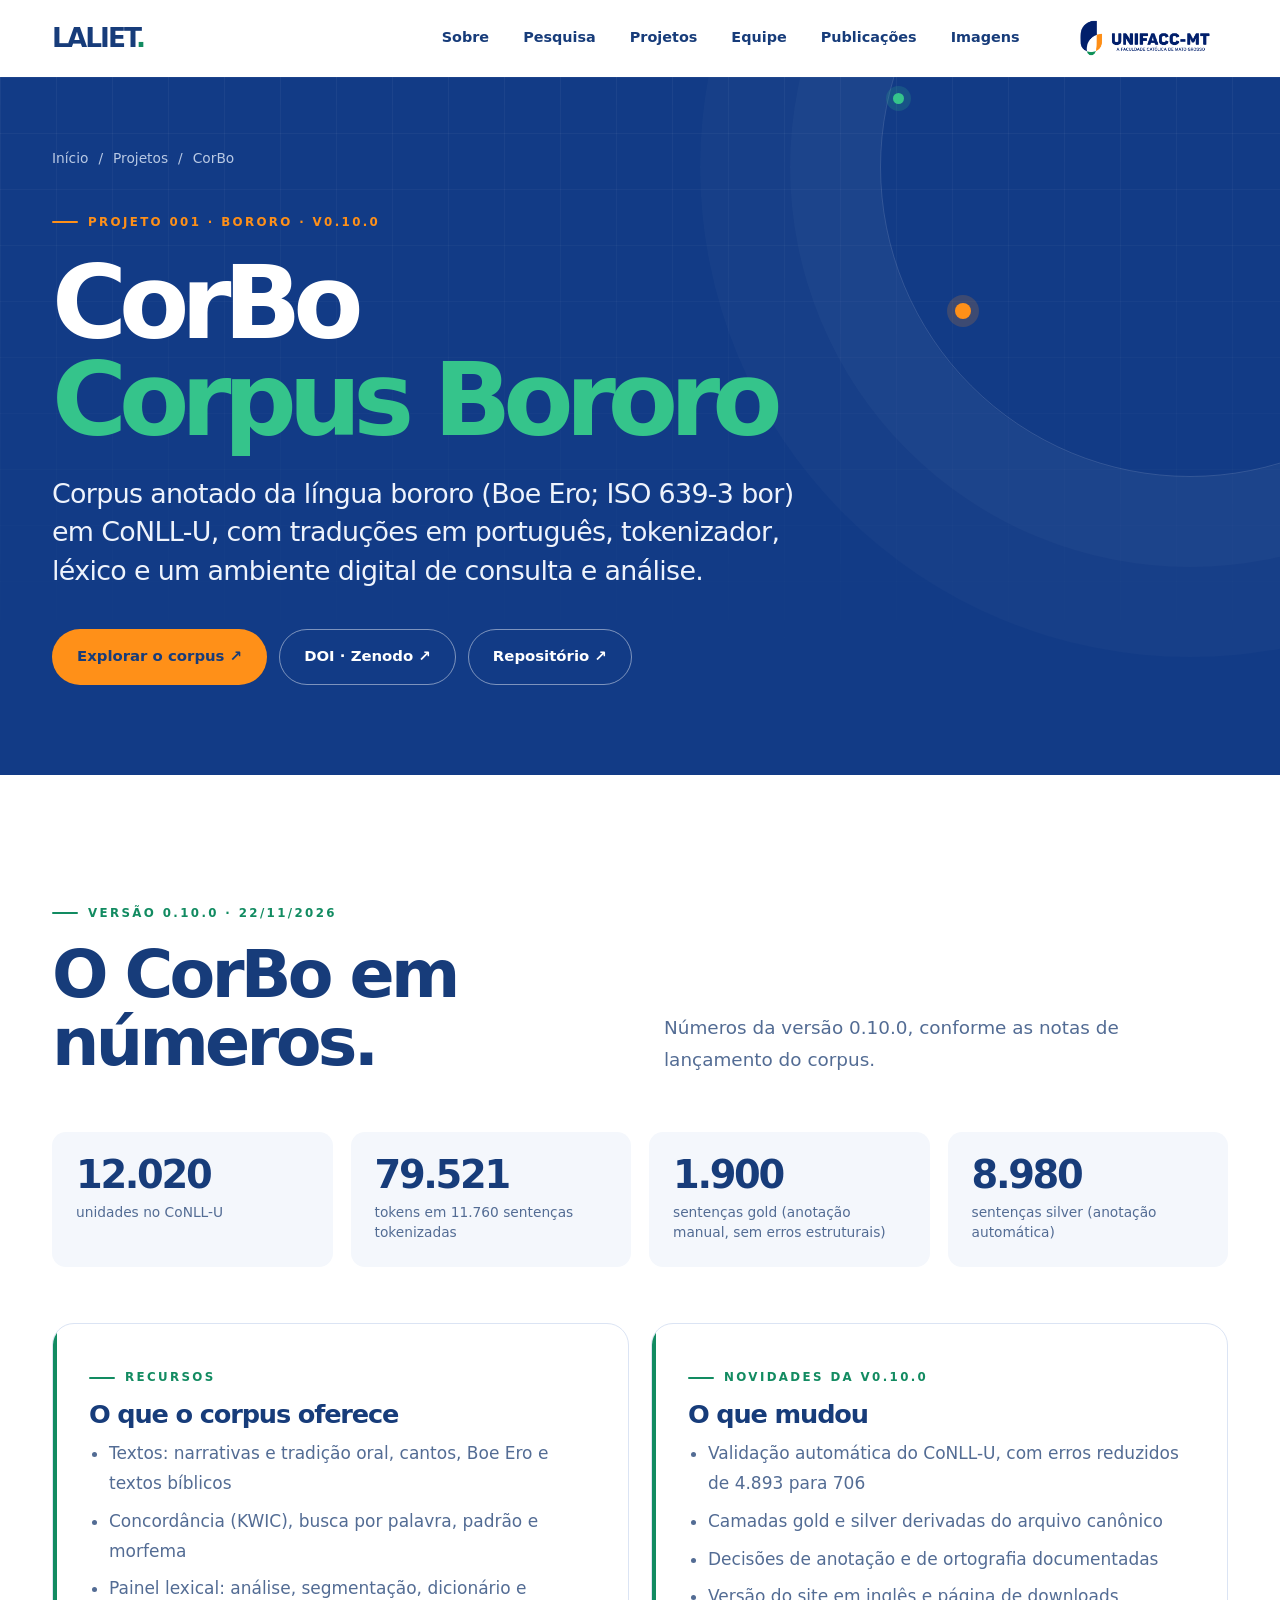
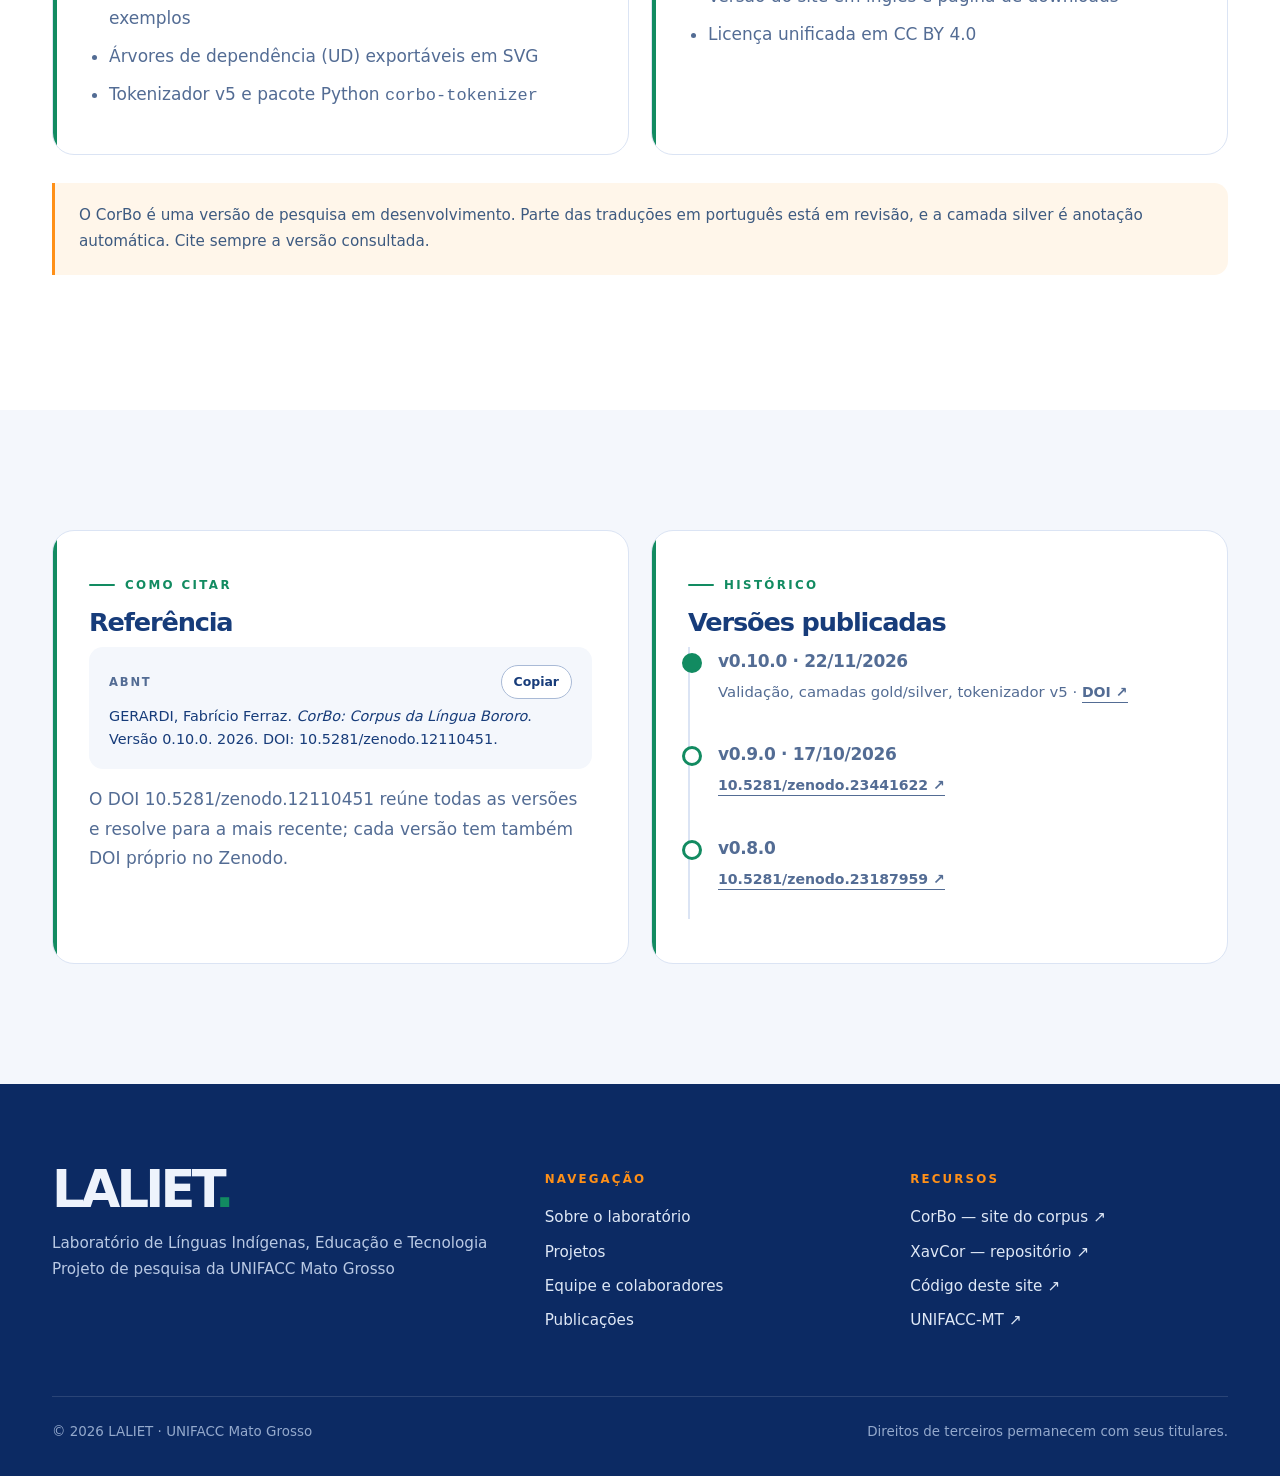
<file: projetos/corbo.html>
<!doctype html>
<html lang="pt-BR" class="no-js">
<head>
<meta charset="utf-8">
<meta name="viewport" content="width=device-width,initial-scale=1">
<meta name="theme-color" content="#123b86">
<title>CorBo — Corpus Bororo · LALIET</title>
<meta name="description" content="CorBo v0.10.0 — Corpus da Língua Bororo, projeto do LALIET, UNIFACC Mato Grosso.">
<link rel="icon" href="data:image/svg+xml,%3Csvg xmlns='http://www.w3.org/2000/svg' viewBox='0 0 64 64'%3E%3Crect width='64' height='64' rx='16' fill='%23123b86'/%3E%3Ctext x='13' y='46' font-family='Arial' font-weight='900' font-size='38' fill='%23fff'%3EL%3C/text%3E%3Ccircle cx='46' cy='42' r='6' fill='%2335c48b'/%3E%3C/svg%3E">
<link rel="stylesheet" href="../assets/site.css">
<script src="../assets/site.js" defer></script>
</head>
<body>
<a class="skip" href="#conteudo">Ir para o conteúdo</a>
<header class="nav">
  <div class="wrap">
    <a class="wordmark" href="../index.html" aria-label="LALIET — página inicial">LALIET<i>.</i></a>
    <nav class="navlinks" id="navlinks" aria-label="Navegação principal"><a href="../sobre.html">Sobre</a><a href="../index.html#pesquisa">Pesquisa</a><a href="../index.html#projetos">Projetos</a><a href="../index.html#equipe">Equipe</a><a href="../index.html#publicacoes">Publicações</a><a href="../index.html#imagens">Imagens</a></nav>
    <button class="menu-btn" type="button" aria-controls="navlinks" aria-expanded="false">Menu</button>
    <a class="unifacc-brand" href="https://unifacc.com.br/" aria-label="UNIFACC-MT — site institucional"><img src="../assets/unifacc-logo.png" alt="UNIFACC-MT — A Faculdade Católica de Mato Grosso" width="600" height="181" onerror="this.parentElement.style.display='none'"></a>
  </div>
</header>
<main id="conteudo">
<section class="pagehero ">
  <div class="orbit" aria-hidden="true"></div>
  <div class="wrap">
    <nav class="crumbs" aria-label="Trilha"><a href="../index.html">Início</a><span>/</span><a href="../index.html#projetos">Projetos</a><span>/</span><span>CorBo</span></nav>
    <span class="eyebrow">Projeto 001 · Bororo · v0.10.0</span>
    <h1>CorBo<br><span>Corpus Bororo</span></h1>
    <p class="lead">Corpus anotado da língua bororo (Boe Ero; ISO 639-3 bor) em CoNLL-U, com traduções em português, tokenizador, léxico e um ambiente digital de consulta e análise.</p>
    <div class="actions"><a class="btn" href="https://languagestructure.github.io/Bororo-Corpus/" target="_blank" rel="noopener noreferrer">Explorar o corpus ↗</a><a class="btn ghost" href="https://doi.org/10.5281/zenodo.12110451" target="_blank" rel="noopener noreferrer">DOI · Zenodo ↗</a><a class="btn ghost" href="https://github.com/LanguageStructure/Bororo-Corpus" target="_blank" rel="noopener noreferrer">Repositório ↗</a></div>
  </div>
</section>
<section class="section"><div class="wrap">
<div class="sectionhead reveal"><div><span class="eyebrow">Versão 0.10.0 · 22/11/2026</span><h2>O CorBo em números.</h2></div><p class="intro">Números da versão 0.10.0, conforme as notas de lançamento do corpus.</p></div>
<div class="numbers reveal">
<div><b>12.020</b><span>unidades no CoNLL-U</span></div>
<div><b>79.521</b><span>tokens em 11.760 sentenças tokenizadas</span></div>
<div><b>1.900</b><span>sentenças gold (anotação manual, sem erros estruturais)</span></div>
<div><b>8.980</b><span>sentenças silver (anotação automática)</span></div>
</div>
<div class="cards">
<article class="card reveal"><span class="eyebrow">Recursos</span><h3>O que o corpus oferece</h3><ul><li>Textos: narrativas e tradição oral, cantos, Boe Ero e textos bíblicos</li><li>Concordância (KWIC), busca por palavra, padrão e morfema</li><li>Painel lexical: análise, segmentação, dicionário e exemplos</li><li>Árvores de dependência (UD) exportáveis em SVG</li><li>Tokenizador v5 e pacote Python <code>corbo-tokenizer</code></li></ul></article>
<article class="card reveal"><span class="eyebrow">Novidades da v0.10.0</span><h3>O que mudou</h3><ul><li>Validação automática do CoNLL-U, com erros reduzidos de 4.893 para 706</li><li>Camadas gold e silver derivadas do arquivo canônico</li><li>Decisões de anotação e de ortografia documentadas</li><li>Versão do site em inglês e página de downloads</li><li>Licença unificada em CC BY 4.0</li></ul></article>
</div>
<p class="note warn reveal" style="margin-top:28px">O CorBo é uma versão de pesquisa em desenvolvimento. Parte das traduções em português está em revisão, e a camada silver é anotação automática. Cite sempre a versão consultada.</p>
</div></section>
<section class="section tint"><div class="wrap">
<div class="cards">
<article class="card reveal"><span class="eyebrow">Como citar</span><h3>Referência</h3><div class="cite" style="margin-top:0"><div class="row"><small>ABNT</small><button class="copy" type="button" data-copy="cite-corbo">Copiar</button></div><div id="cite-corbo">GERARDI, Fabrício Ferraz. <em>CorBo: Corpus da Língua Bororo</em>. Versão 0.10.0. 2026. DOI: 10.5281/zenodo.12110451.</div></div><p style="margin-top:16px">O DOI 10.5281/zenodo.12110451 reúne todas as versões e resolve para a mais recente; cada versão tem também DOI próprio no Zenodo.</p></article>
<article class="card reveal"><span class="eyebrow">Histórico</span><h3>Versões publicadas</h3><ol class="timeline"><li><b>v0.10.0 · 22/11/2026</b><span>Validação, camadas gold/silver, tokenizador v5 · <a class="textlink" href="https://doi.org/10.5281/zenodo.12110451" target="_blank" rel="noopener noreferrer">DOI ↗</a></span></li><li><b>v0.9.0 · 17/10/2026</b><span><a class="textlink" href="https://doi.org/10.5281/zenodo.23441622" target="_blank" rel="noopener noreferrer">10.5281/zenodo.23441622 ↗</a></span></li><li><b>v0.8.0</b><span><a class="textlink" href="https://doi.org/10.5281/zenodo.23187959" target="_blank" rel="noopener noreferrer">10.5281/zenodo.23187959 ↗</a></span></li></ol></article>
</div>
</div></section>
</main>
<footer class="foot">
  <div class="wrap">
    <div class="footgrid">
      <div><div class="wordmark">LALIET<i>.</i></div><p>Laboratório de Línguas Indígenas, Educação e Tecnologia<br>Projeto de pesquisa da UNIFACC Mato Grosso</p></div>
      <div><h4>Navegação</h4><ul><li><a href="../sobre.html">Sobre o laboratório</a></li><li><a href="../index.html#projetos">Projetos</a></li><li><a href="../index.html#equipe">Equipe e colaboradores</a></li><li><a href="../index.html#publicacoes">Publicações</a></li></ul></div>
      <div><h4>Recursos</h4><ul><li><a href="https://languagestructure.github.io/Bororo-Corpus/" target="_blank" rel="noopener noreferrer">CorBo — site do corpus ↗</a></li><li><a href="https://github.com/LanguageStructure/Corpus_Xavante" target="_blank" rel="noopener noreferrer">XavCor — repositório ↗</a></li><li><a href="https://github.com/LanguageStructure/LALIET" target="_blank" rel="noopener noreferrer">Código deste site ↗</a></li><li><a href="https://unifacc.com.br/" target="_blank" rel="noopener noreferrer">UNIFACC-MT ↗</a></li></ul></div>
    </div>
    <div class="footbar"><span>© <span id="year">2026</span> LALIET · UNIFACC Mato Grosso</span><span>Direitos de terceiros permanecem com seus titulares.</span></div>
  </div>
</footer>
</body>
</html>
</file>
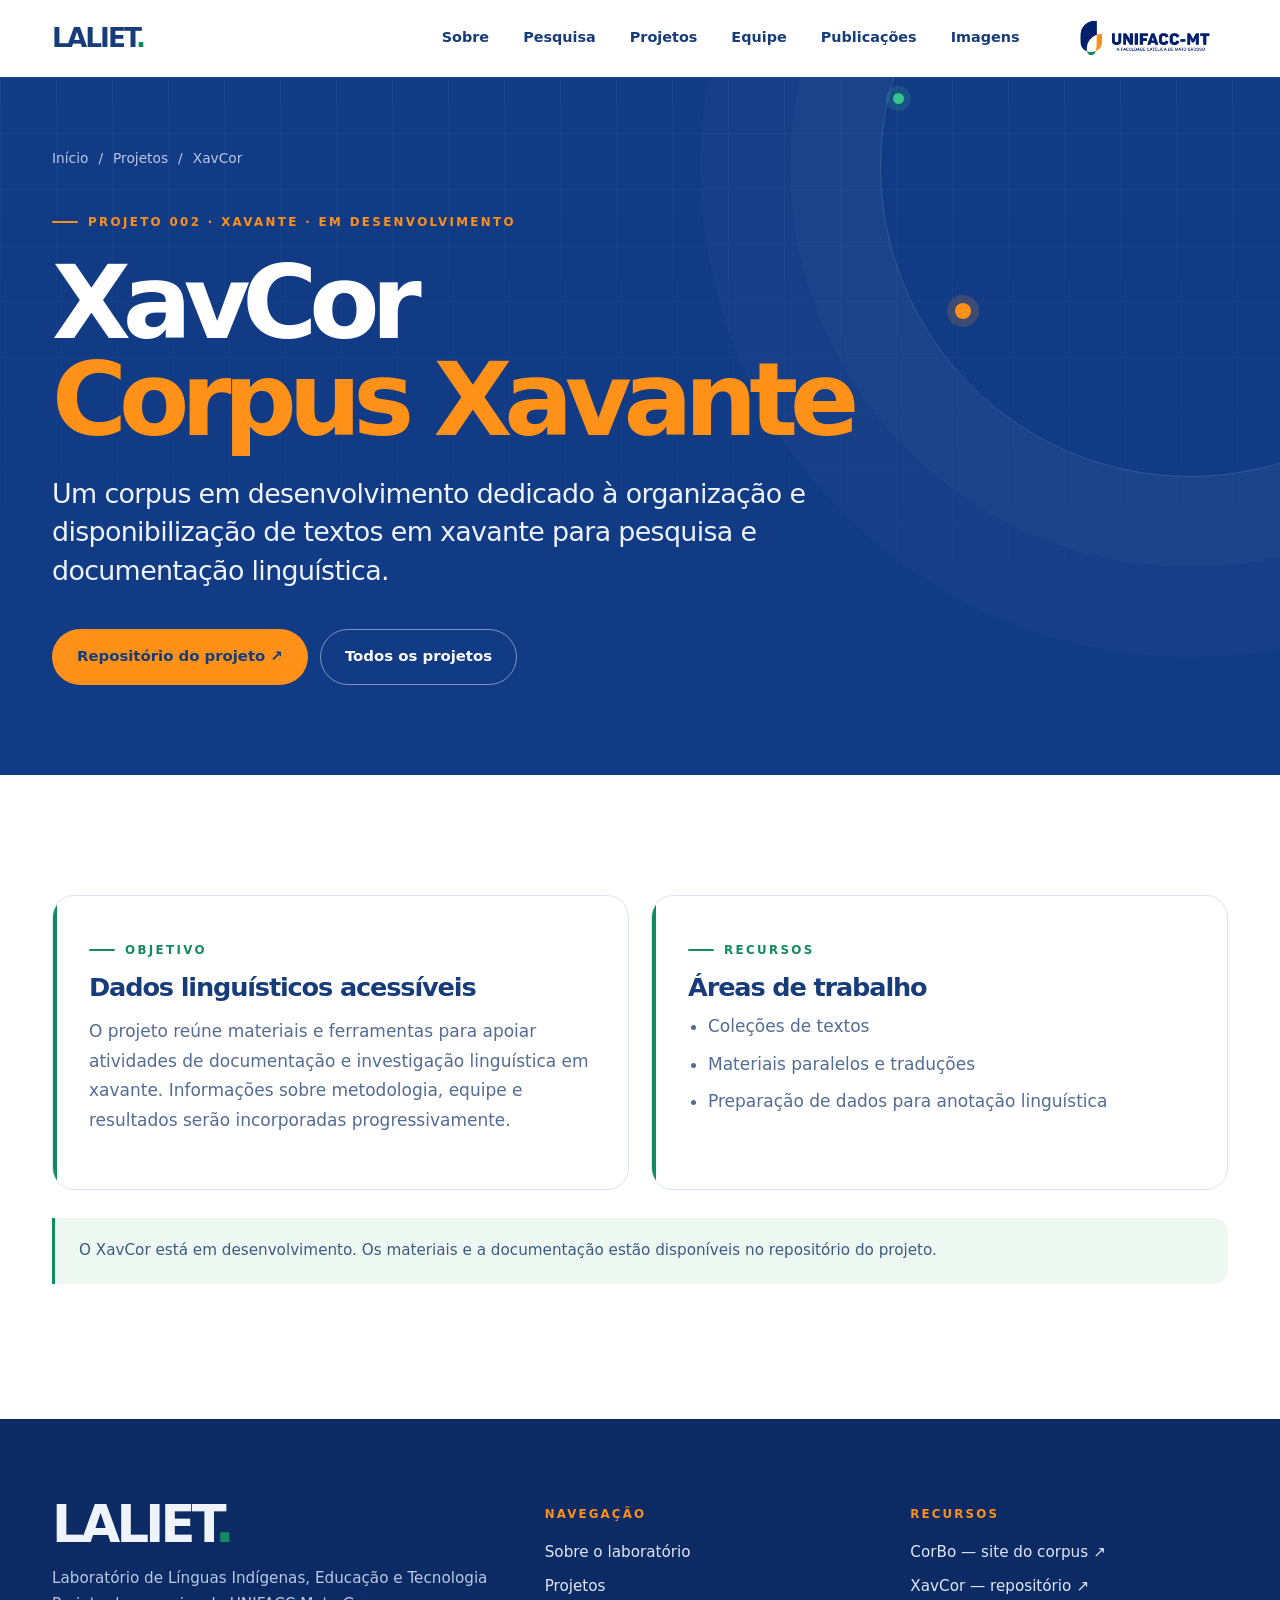
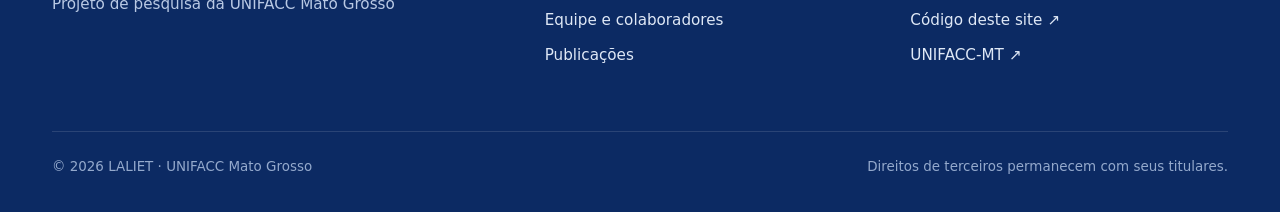
<file: projetos/xavcor.html>
<!doctype html>
<html lang="pt-BR" class="no-js">
<head>
<meta charset="utf-8">
<meta name="viewport" content="width=device-width,initial-scale=1">
<meta name="theme-color" content="#123b86">
<title>XavCor — Corpus Xavante · LALIET</title>
<meta name="description" content="XavCor — Corpus Xavante, projeto do LALIET, UNIFACC Mato Grosso.">
<link rel="icon" href="data:image/svg+xml,%3Csvg xmlns='http://www.w3.org/2000/svg' viewBox='0 0 64 64'%3E%3Crect width='64' height='64' rx='16' fill='%23123b86'/%3E%3Ctext x='13' y='46' font-family='Arial' font-weight='900' font-size='38' fill='%23fff'%3EL%3C/text%3E%3Ccircle cx='46' cy='42' r='6' fill='%2335c48b'/%3E%3C/svg%3E">
<link rel="stylesheet" href="../assets/site.css">
<script src="../assets/site.js" defer></script>
</head>
<body>
<a class="skip" href="#conteudo">Ir para o conteúdo</a>
<header class="nav">
  <div class="wrap">
    <a class="wordmark" href="../index.html" aria-label="LALIET — página inicial">LALIET<i>.</i></a>
    <nav class="navlinks" id="navlinks" aria-label="Navegação principal"><a href="../sobre.html">Sobre</a><a href="../index.html#pesquisa">Pesquisa</a><a href="../index.html#projetos">Projetos</a><a href="../index.html#equipe">Equipe</a><a href="../index.html#publicacoes">Publicações</a><a href="../index.html#imagens">Imagens</a></nav>
    <button class="menu-btn" type="button" aria-controls="navlinks" aria-expanded="false">Menu</button>
    <a class="unifacc-brand" href="https://unifacc.com.br/" aria-label="UNIFACC-MT — site institucional"><img src="../assets/unifacc-logo.png" alt="UNIFACC-MT — A Faculdade Católica de Mato Grosso" width="600" height="181" onerror="this.parentElement.style.display='none'"></a>
  </div>
</header>
<main id="conteudo">
<section class="pagehero xav">
  <div class="orbit" aria-hidden="true"></div>
  <div class="wrap">
    <nav class="crumbs" aria-label="Trilha"><a href="../index.html">Início</a><span>/</span><a href="../index.html#projetos">Projetos</a><span>/</span><span>XavCor</span></nav>
    <span class="eyebrow">Projeto 002 · Xavante · em desenvolvimento</span>
    <h1>XavCor<br><span>Corpus Xavante</span></h1>
    <p class="lead">Um corpus em desenvolvimento dedicado à organização e disponibilização de textos em xavante para pesquisa e documentação linguística.</p>
    <div class="actions"><a class="btn" href="https://github.com/LanguageStructure/Corpus_Xavante" target="_blank" rel="noopener noreferrer">Repositório do projeto ↗</a><a class="btn ghost" href="../index.html#projetos">Todos os projetos</a></div>
  </div>
</section>
<section class="section"><div class="wrap">
<div class="cards">
<article class="card reveal"><span class="eyebrow">Objetivo</span><h2>Dados linguísticos acessíveis</h2><p>O projeto reúne materiais e ferramentas para apoiar atividades de documentação e investigação linguística em xavante. Informações sobre metodologia, equipe e resultados serão incorporadas progressivamente.</p></article>
<article class="card reveal"><span class="eyebrow">Recursos</span><h2>Áreas de trabalho</h2><ul><li>Coleções de textos</li><li>Materiais paralelos e traduções</li><li>Preparação de dados para anotação linguística</li></ul></article>
</div>
<p class="note reveal" style="margin-top:28px">O XavCor está em desenvolvimento. Os materiais e a documentação estão disponíveis no repositório do projeto.</p>
</div></section>
</main>
<footer class="foot">
  <div class="wrap">
    <div class="footgrid">
      <div><div class="wordmark">LALIET<i>.</i></div><p>Laboratório de Línguas Indígenas, Educação e Tecnologia<br>Projeto de pesquisa da UNIFACC Mato Grosso</p></div>
      <div><h4>Navegação</h4><ul><li><a href="../sobre.html">Sobre o laboratório</a></li><li><a href="../index.html#projetos">Projetos</a></li><li><a href="../index.html#equipe">Equipe e colaboradores</a></li><li><a href="../index.html#publicacoes">Publicações</a></li></ul></div>
      <div><h4>Recursos</h4><ul><li><a href="https://languagestructure.github.io/Bororo-Corpus/" target="_blank" rel="noopener noreferrer">CorBo — site do corpus ↗</a></li><li><a href="https://github.com/LanguageStructure/Corpus_Xavante" target="_blank" rel="noopener noreferrer">XavCor — repositório ↗</a></li><li><a href="https://github.com/LanguageStructure/LALIET" target="_blank" rel="noopener noreferrer">Código deste site ↗</a></li><li><a href="https://unifacc.com.br/" target="_blank" rel="noopener noreferrer">UNIFACC-MT ↗</a></li></ul></div>
    </div>
    <div class="footbar"><span>© <span id="year">2026</span> LALIET · UNIFACC Mato Grosso</span><span>Direitos de terceiros permanecem com seus titulares.</span></div>
  </div>
</footer>
</body>
</html>
</file>
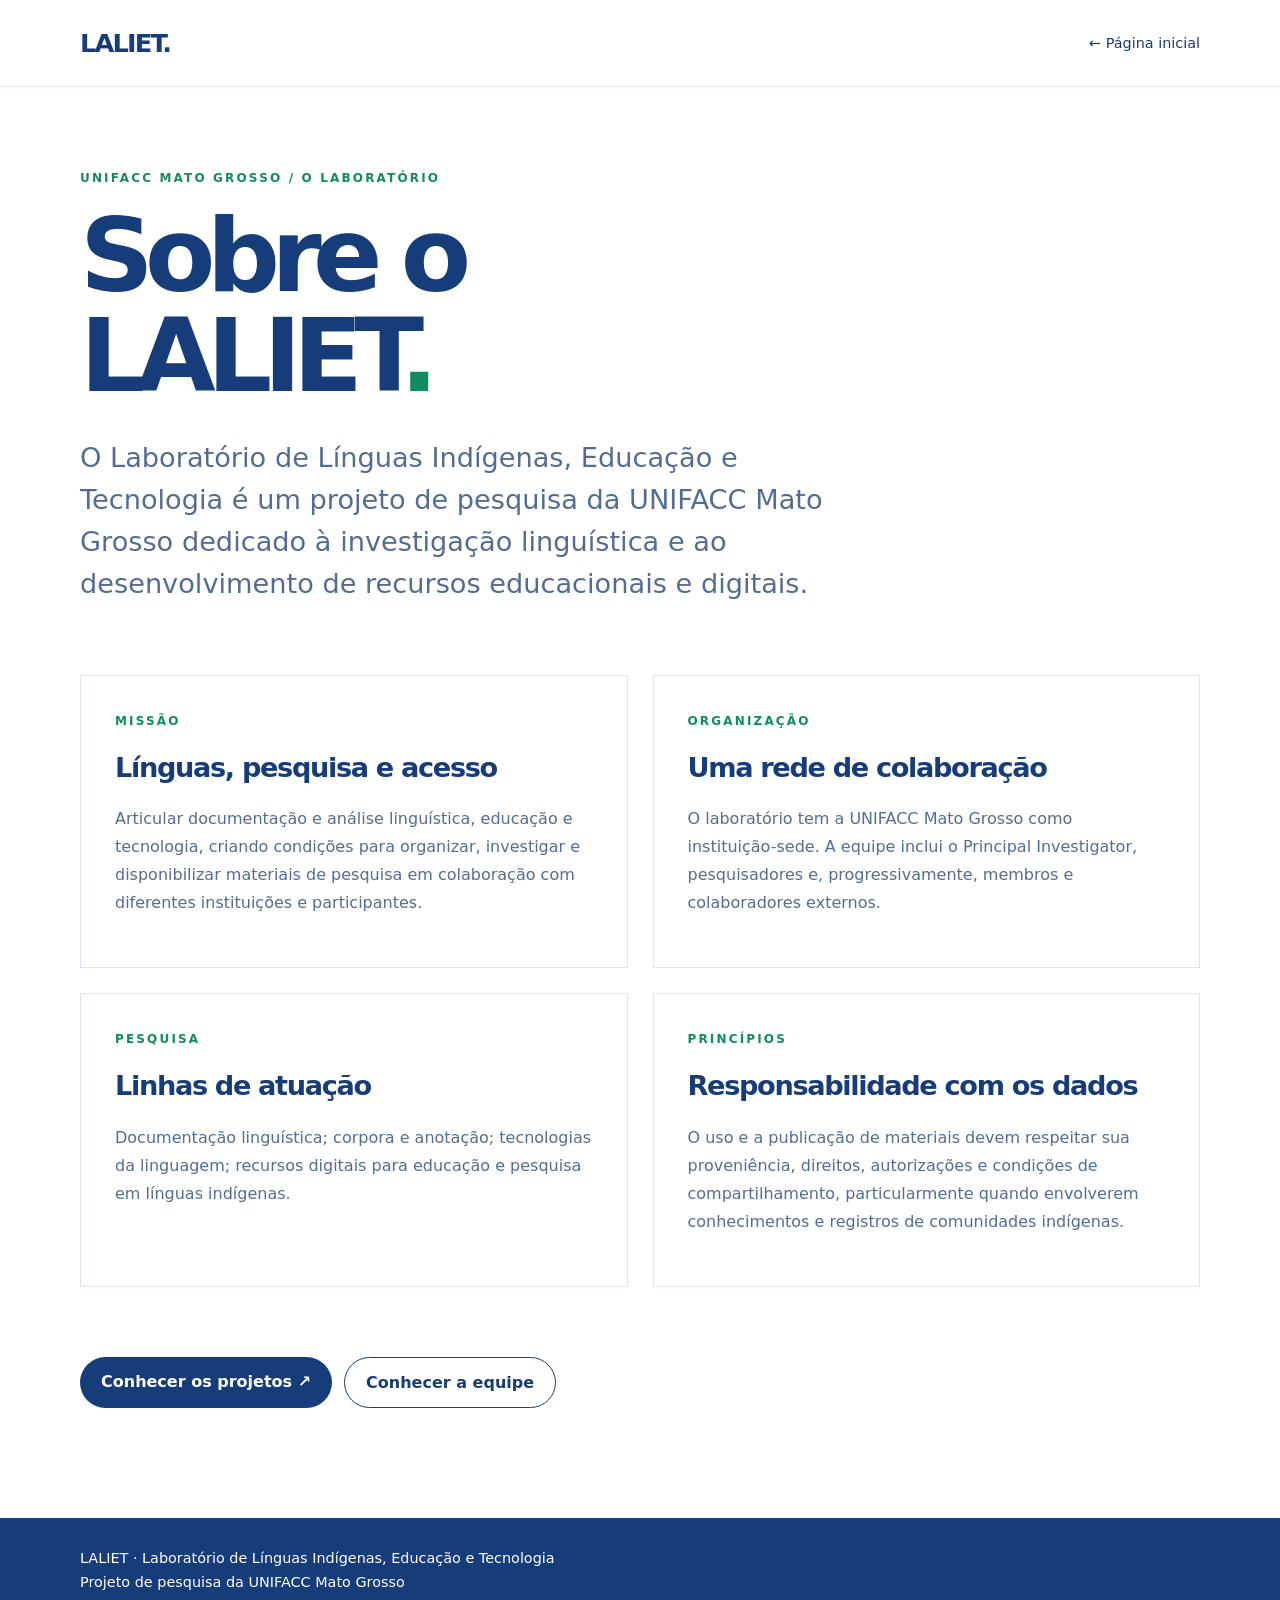
<file: design/anterior-2026-11-22/sobre.html>
<!doctype html><html lang="pt-BR"><head><meta charset="utf-8"><meta name="viewport" content="width=device-width,initial-scale=1"><meta name="description" content="Sobre o LALIET, laboratório de pesquisa da UNIFACC Mato Grosso"><title>Sobre — LALIET</title><link rel="stylesheet" href="assets/project.css"></head><body><header><a class="brand" href="index.html">LALIET.</a><a class="back" href="index.html">← Página inicial</a></header><main><span class="eyebrow">UNIFACC Mato Grosso / O laboratório</span><h1>Sobre o<br>LALIET<span style="color:#128b61">.</span></h1><p class="lead">O Laboratório de Línguas Indígenas, Educação e Tecnologia é um projeto de pesquisa da UNIFACC Mato Grosso dedicado à investigação linguística e ao desenvolvimento de recursos educacionais e digitais.</p><div class="grid"><section class="card"><span class="eyebrow">Missão</span><h2>Línguas, pesquisa e acesso</h2><p>Articular documentação e análise linguística, educação e tecnologia, criando condições para organizar, investigar e disponibilizar materiais de pesquisa em colaboração com diferentes instituições e participantes.</p></section><section class="card"><span class="eyebrow">Organização</span><h2>Uma rede de colaboração</h2><p>O laboratório tem a UNIFACC Mato Grosso como instituição-sede. A equipe inclui o Principal Investigator, pesquisadores e, progressivamente, membros e colaboradores externos.</p></section><section class="card"><span class="eyebrow">Pesquisa</span><h2>Linhas de atuação</h2><p>Documentação linguística; corpora e anotação; tecnologias da linguagem; recursos digitais para educação e pesquisa em línguas indígenas.</p></section><section class="card"><span class="eyebrow">Princípios</span><h2>Responsabilidade com os dados</h2><p>O uso e a publicação de materiais devem respeitar sua proveniência, direitos, autorizações e condições de compartilhamento, particularmente quando envolverem conhecimentos e registros de comunidades indígenas.</p></section></div><div class="links"><a class="button" href="index.html#projetos">Conhecer os projetos ↗</a><a class="button outline" href="index.html#pessoas">Conhecer a equipe</a></div></main><footer>LALIET · Laboratório de Línguas Indígenas, Educação e Tecnologia<br>Projeto de pesquisa da UNIFACC Mato Grosso</footer></body></html>
</file>
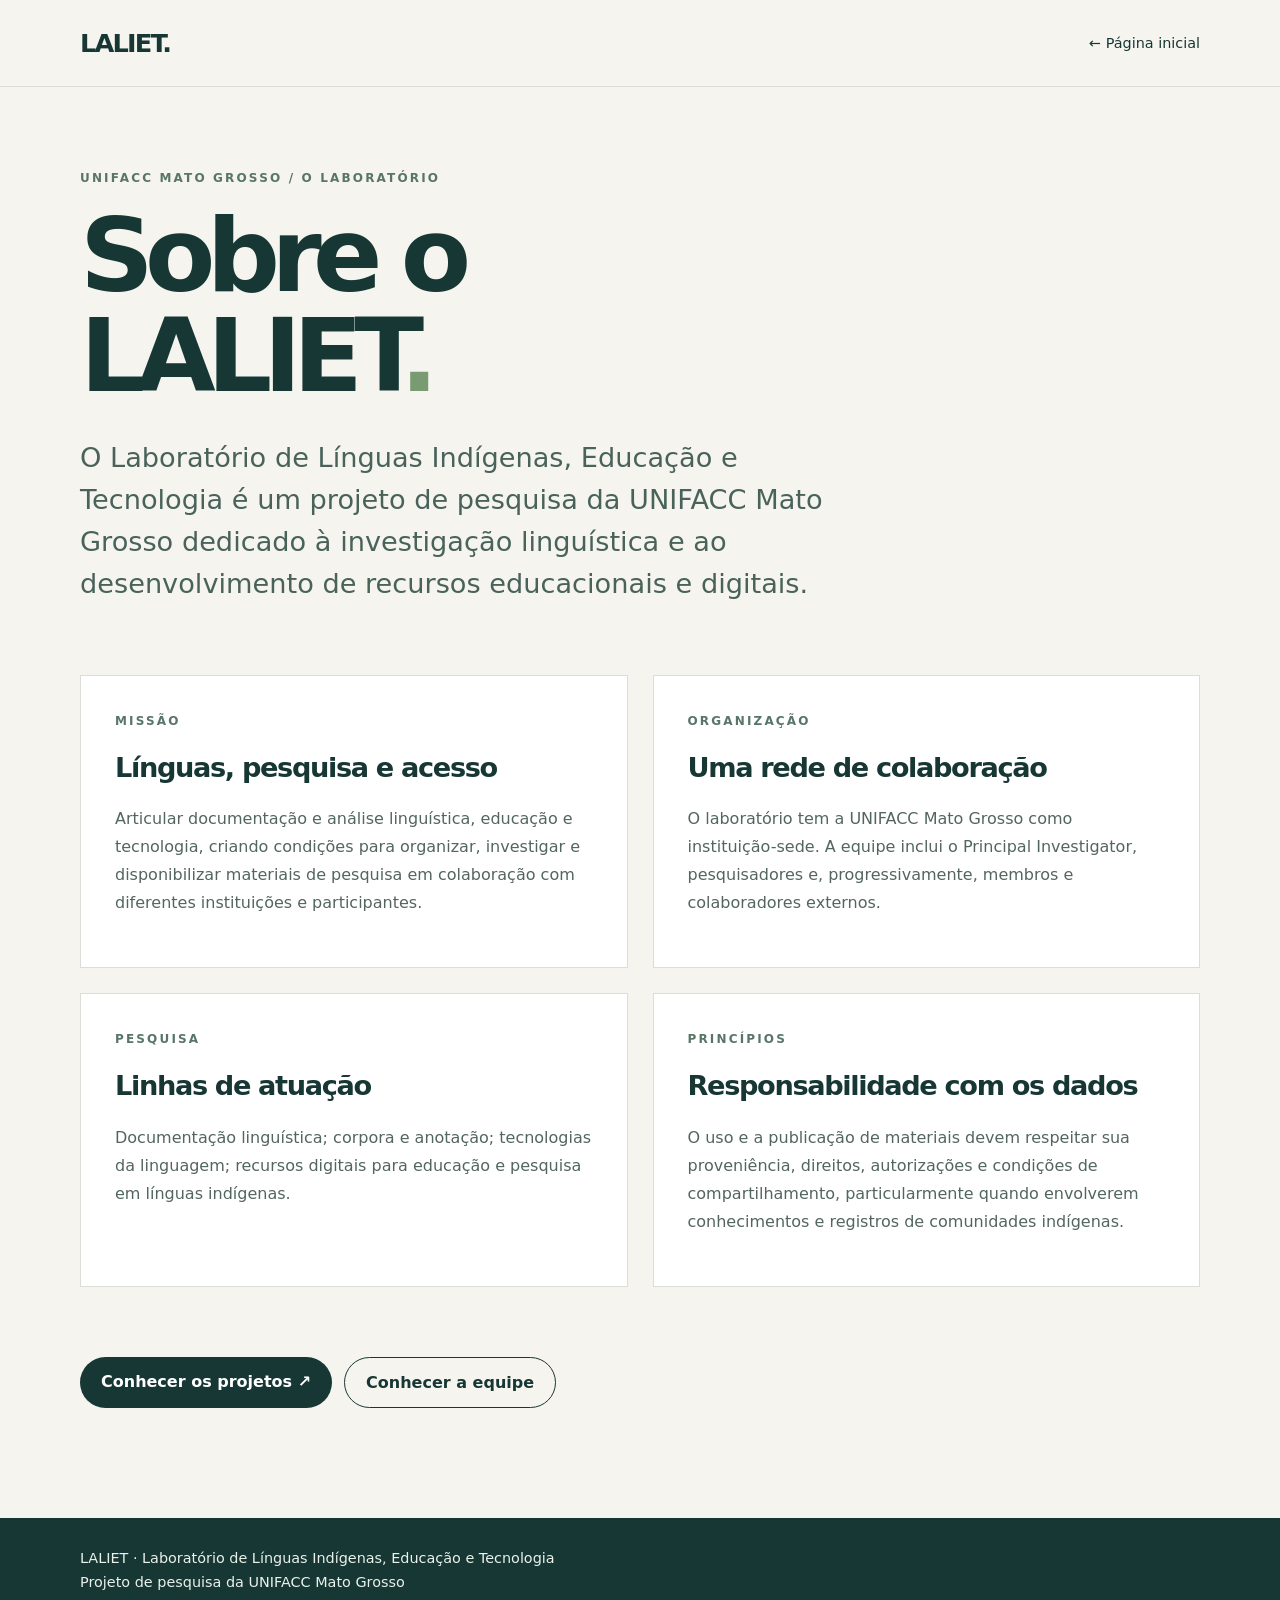
<file: design/original-2026-10-09/sobre.html>
<!doctype html><html lang="pt-BR"><head><meta charset="utf-8"><meta name="viewport" content="width=device-width,initial-scale=1"><meta name="description" content="Sobre o LALIET, laboratório de pesquisa da UNIFACC Mato Grosso"><title>Sobre — LALIET</title><link rel="stylesheet" href="assets/project.css"></head><body><header><a class="brand" href="index.html">LALIET.</a><a class="back" href="index.html">← Página inicial</a></header><main><span class="eyebrow">UNIFACC Mato Grosso / O laboratório</span><h1>Sobre o<br>LALIET<span style="color:#789b72">.</span></h1><p class="lead">O Laboratório de Línguas Indígenas, Educação e Tecnologia é um projeto de pesquisa da UNIFACC Mato Grosso dedicado à investigação linguística e ao desenvolvimento de recursos educacionais e digitais.</p><div class="grid"><section class="card"><span class="eyebrow">Missão</span><h2>Línguas, pesquisa e acesso</h2><p>Articular documentação e análise linguística, educação e tecnologia, criando condições para organizar, investigar e disponibilizar materiais de pesquisa em colaboração com diferentes instituições e participantes.</p></section><section class="card"><span class="eyebrow">Organização</span><h2>Uma rede de colaboração</h2><p>O laboratório tem a UNIFACC Mato Grosso como instituição-sede. A equipe inclui o Principal Investigator, pesquisadores e, progressivamente, membros e colaboradores externos.</p></section><section class="card"><span class="eyebrow">Pesquisa</span><h2>Linhas de atuação</h2><p>Documentação linguística; corpora e anotação; tecnologias da linguagem; recursos digitais para educação e pesquisa em línguas indígenas.</p></section><section class="card"><span class="eyebrow">Princípios</span><h2>Responsabilidade com os dados</h2><p>O uso e a publicação de materiais devem respeitar sua proveniência, direitos, autorizações e condições de compartilhamento, particularmente quando envolverem conhecimentos e registros de comunidades indígenas.</p></section></div><div class="links"><a class="button" href="index.html#projetos">Conhecer os projetos ↗</a><a class="button outline" href="index.html#pessoas">Conhecer a equipe</a></div></main><footer>LALIET · Laboratório de Línguas Indígenas, Educação e Tecnologia<br>Projeto de pesquisa da UNIFACC Mato Grosso</footer></body></html>
</file>
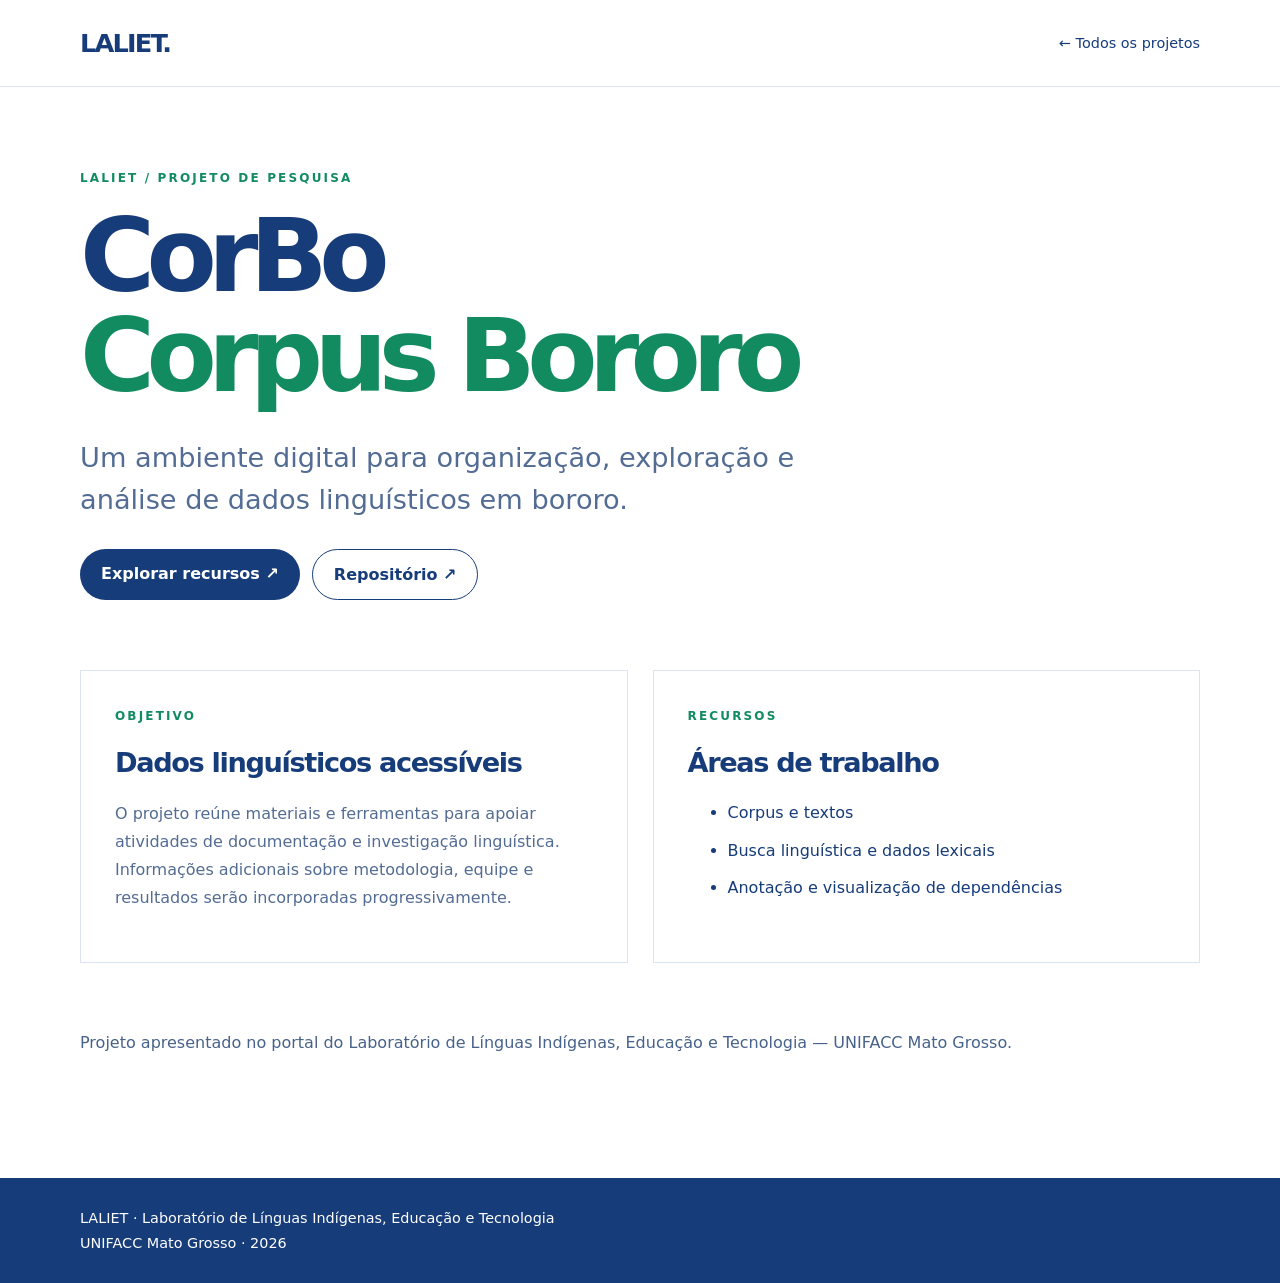
<file: design/anterior-2026-11-22/projetos/corbo.html>
<!doctype html><html lang="pt-BR"><head><meta charset="utf-8"><meta name="viewport" content="width=device-width,initial-scale=1"><meta name="description" content="CorBo — projeto do LALIET, UNIFACC Mato Grosso"><title>CorBo — LALIET</title><link rel="stylesheet" href="../assets/project.css"></head><body><header><a class="brand" href="../index.html">LALIET.</a><a class="back" href="../index.html#projetos">← Todos os projetos</a></header><main><span class="eyebrow">LALIET / Projeto de pesquisa</span><h1>CorBo<br><span style="color:#128b61">Corpus Bororo</span></h1><p class="lead">Um ambiente digital para organização, exploração e análise de dados linguísticos em bororo.</p><div class="links"><a class="button" href="https://languagestructure.github.io/Bororo-Corpus/" target="_blank" rel="noopener noreferrer">Explorar recursos ↗</a><a class="button outline" href="https://github.com/LanguageStructure/Bororo-Corpus" target="_blank" rel="noopener noreferrer">Repositório ↗</a></div><div class="grid"><article class="card"><span class="eyebrow">Objetivo</span><h2>Dados linguísticos acessíveis</h2><p>O projeto reúne materiais e ferramentas para apoiar atividades de documentação e investigação linguística. Informações adicionais sobre metodologia, equipe e resultados serão incorporadas progressivamente.</p></article><article class="card"><span class="eyebrow">Recursos</span><h2>Áreas de trabalho</h2><ul><li style="margin:12px 0;line-height:1.6">Corpus e textos</li><li style="margin:12px 0;line-height:1.6">Busca linguística e dados lexicais</li><li style="margin:12px 0;line-height:1.6">Anotação e visualização de dependências</li></ul></article></div><p style="color:#47628b">Projeto apresentado no portal do Laboratório de Línguas Indígenas, Educação e Tecnologia — UNIFACC Mato Grosso.</p></main><footer>LALIET · Laboratório de Línguas Indígenas, Educação e Tecnologia<br>UNIFACC Mato Grosso · 2026</footer></body></html>
</file>
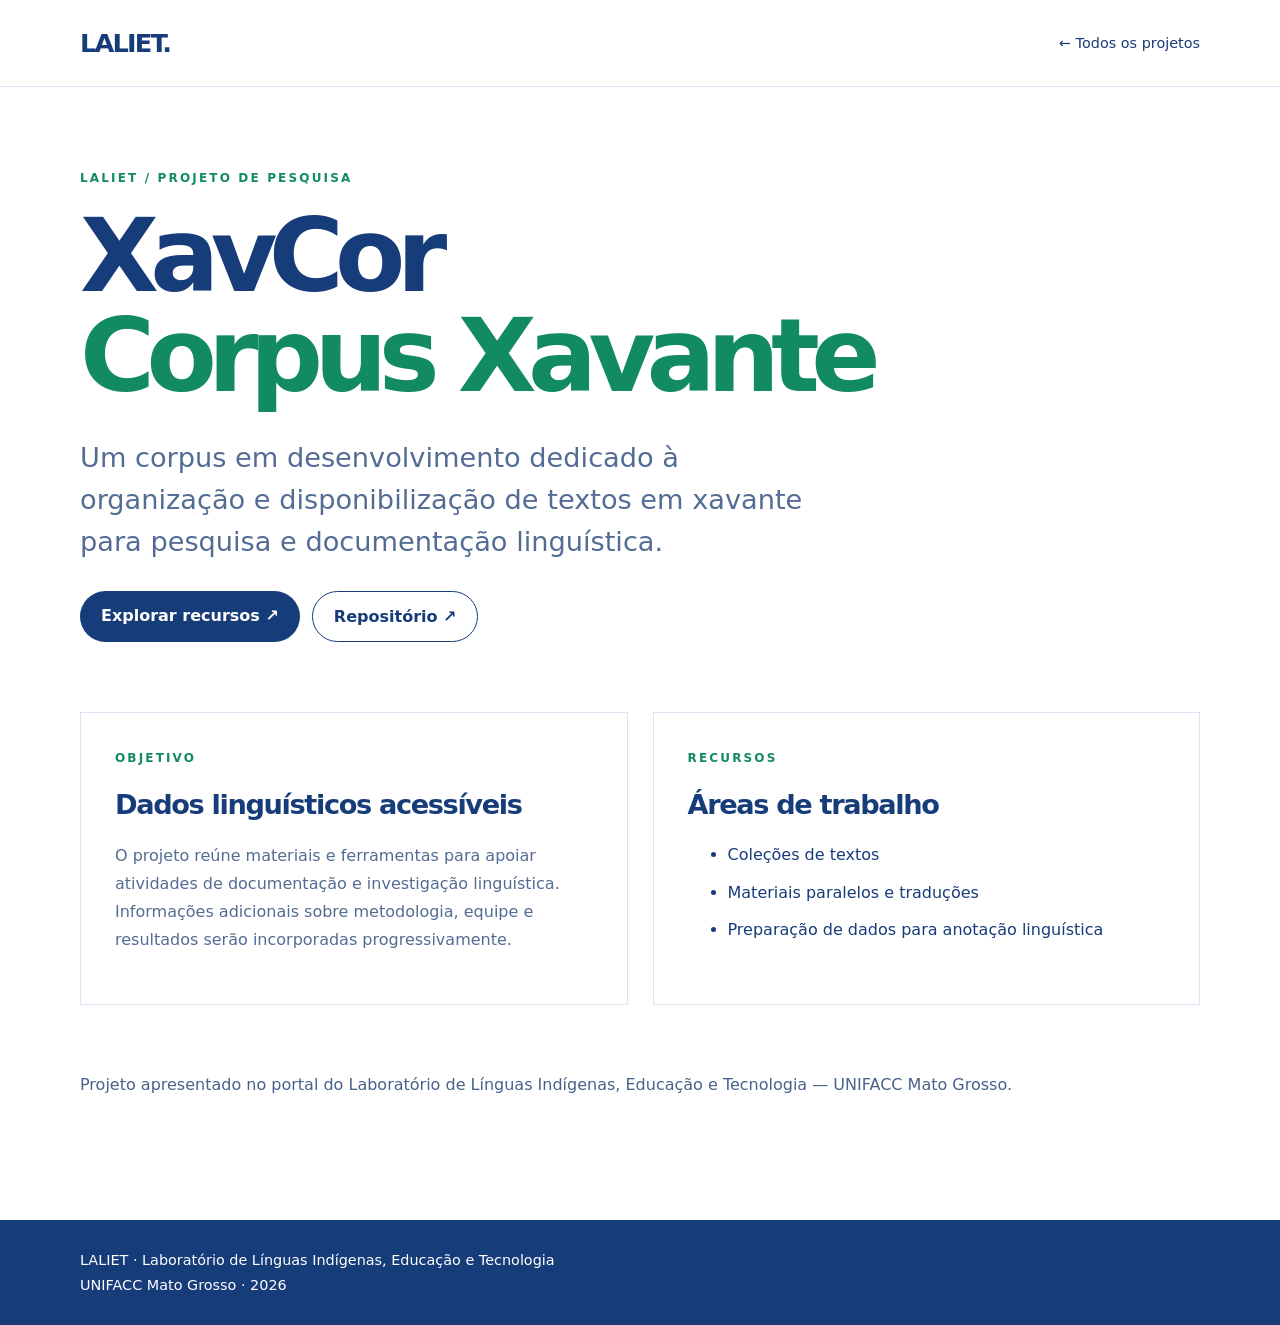
<file: design/anterior-2026-11-22/projetos/xavcor.html>
<!doctype html><html lang="pt-BR"><head><meta charset="utf-8"><meta name="viewport" content="width=device-width,initial-scale=1"><meta name="description" content="XavCor — projeto do LALIET, UNIFACC Mato Grosso"><title>XavCor — LALIET</title><link rel="stylesheet" href="../assets/project.css"></head><body><header><a class="brand" href="../index.html">LALIET.</a><a class="back" href="../index.html#projetos">← Todos os projetos</a></header><main><span class="eyebrow">LALIET / Projeto de pesquisa</span><h1>XavCor<br><span style="color:#128b61">Corpus Xavante</span></h1><p class="lead">Um corpus em desenvolvimento dedicado à organização e disponibilização de textos em xavante para pesquisa e documentação linguística.</p><div class="links"><a class="button" href="https://github.com/LanguageStructure/Corpus_Xavante" target="_blank" rel="noopener noreferrer">Explorar recursos ↗</a><a class="button outline" href="https://github.com/LanguageStructure/Corpus_Xavante" target="_blank" rel="noopener noreferrer">Repositório ↗</a></div><div class="grid"><article class="card"><span class="eyebrow">Objetivo</span><h2>Dados linguísticos acessíveis</h2><p>O projeto reúne materiais e ferramentas para apoiar atividades de documentação e investigação linguística. Informações adicionais sobre metodologia, equipe e resultados serão incorporadas progressivamente.</p></article><article class="card"><span class="eyebrow">Recursos</span><h2>Áreas de trabalho</h2><ul><li style="margin:12px 0;line-height:1.6">Coleções de textos</li><li style="margin:12px 0;line-height:1.6">Materiais paralelos e traduções</li><li style="margin:12px 0;line-height:1.6">Preparação de dados para anotação linguística</li></ul></article></div><p style="color:#47628b">Projeto apresentado no portal do Laboratório de Línguas Indígenas, Educação e Tecnologia — UNIFACC Mato Grosso.</p></main><footer>LALIET · Laboratório de Línguas Indígenas, Educação e Tecnologia<br>UNIFACC Mato Grosso · 2026</footer></body></html>
</file>
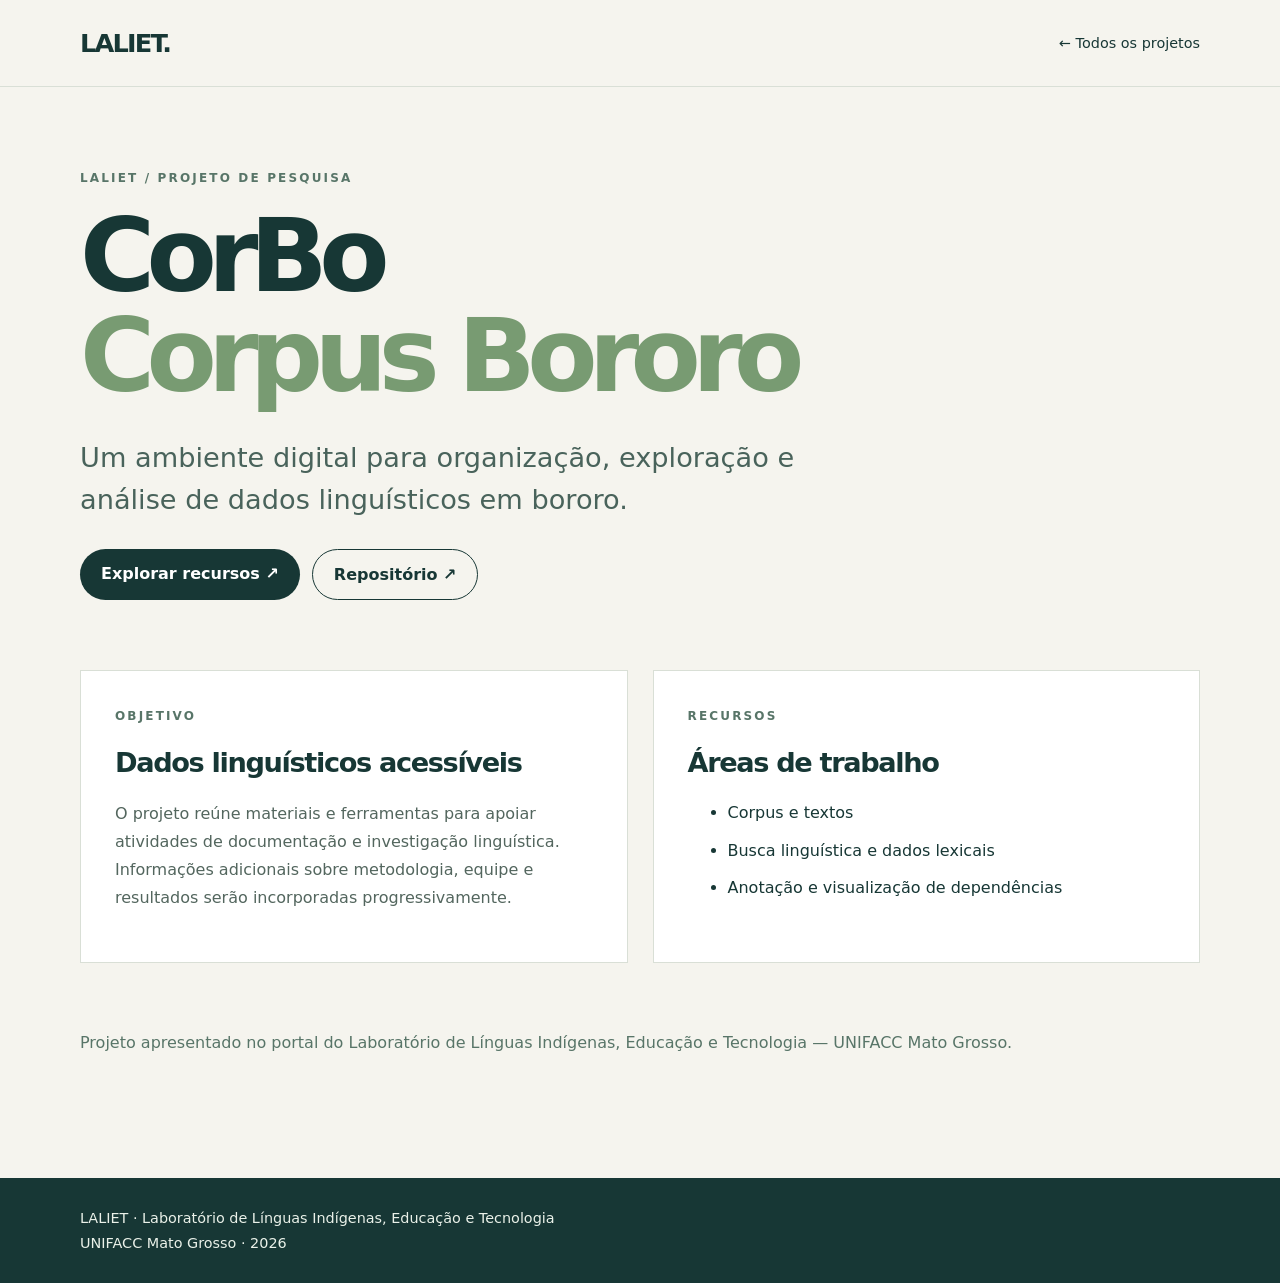
<file: design/original-2026-10-09/projetos/corbo.html>
<!doctype html><html lang="pt-BR"><head><meta charset="utf-8"><meta name="viewport" content="width=device-width,initial-scale=1"><meta name="description" content="CorBo — projeto do LALIET, UNIFACC Mato Grosso"><title>CorBo — LALIET</title><link rel="stylesheet" href="../assets/project.css"></head><body><header><a class="brand" href="../index.html">LALIET.</a><a class="back" href="../index.html#projetos">← Todos os projetos</a></header><main><span class="eyebrow">LALIET / Projeto de pesquisa</span><h1>CorBo<br><span style="color:#789b72">Corpus Bororo</span></h1><p class="lead">Um ambiente digital para organização, exploração e análise de dados linguísticos em bororo.</p><div class="links"><a class="button" href="https://languagestructure.github.io/Bororo-Corpus/" target="_blank" rel="noopener noreferrer">Explorar recursos ↗</a><a class="button outline" href="https://github.com/LanguageStructure/Bororo-Corpus" target="_blank" rel="noopener noreferrer">Repositório ↗</a></div><div class="grid"><article class="card"><span class="eyebrow">Objetivo</span><h2>Dados linguísticos acessíveis</h2><p>O projeto reúne materiais e ferramentas para apoiar atividades de documentação e investigação linguística. Informações adicionais sobre metodologia, equipe e resultados serão incorporadas progressivamente.</p></article><article class="card"><span class="eyebrow">Recursos</span><h2>Áreas de trabalho</h2><ul><li style="margin:12px 0;line-height:1.6">Corpus e textos</li><li style="margin:12px 0;line-height:1.6">Busca linguística e dados lexicais</li><li style="margin:12px 0;line-height:1.6">Anotação e visualização de dependências</li></ul></article></div><p style="color:#587568">Projeto apresentado no portal do Laboratório de Línguas Indígenas, Educação e Tecnologia — UNIFACC Mato Grosso.</p></main><footer>LALIET · Laboratório de Línguas Indígenas, Educação e Tecnologia<br>UNIFACC Mato Grosso · 2026</footer></body></html>
</file>
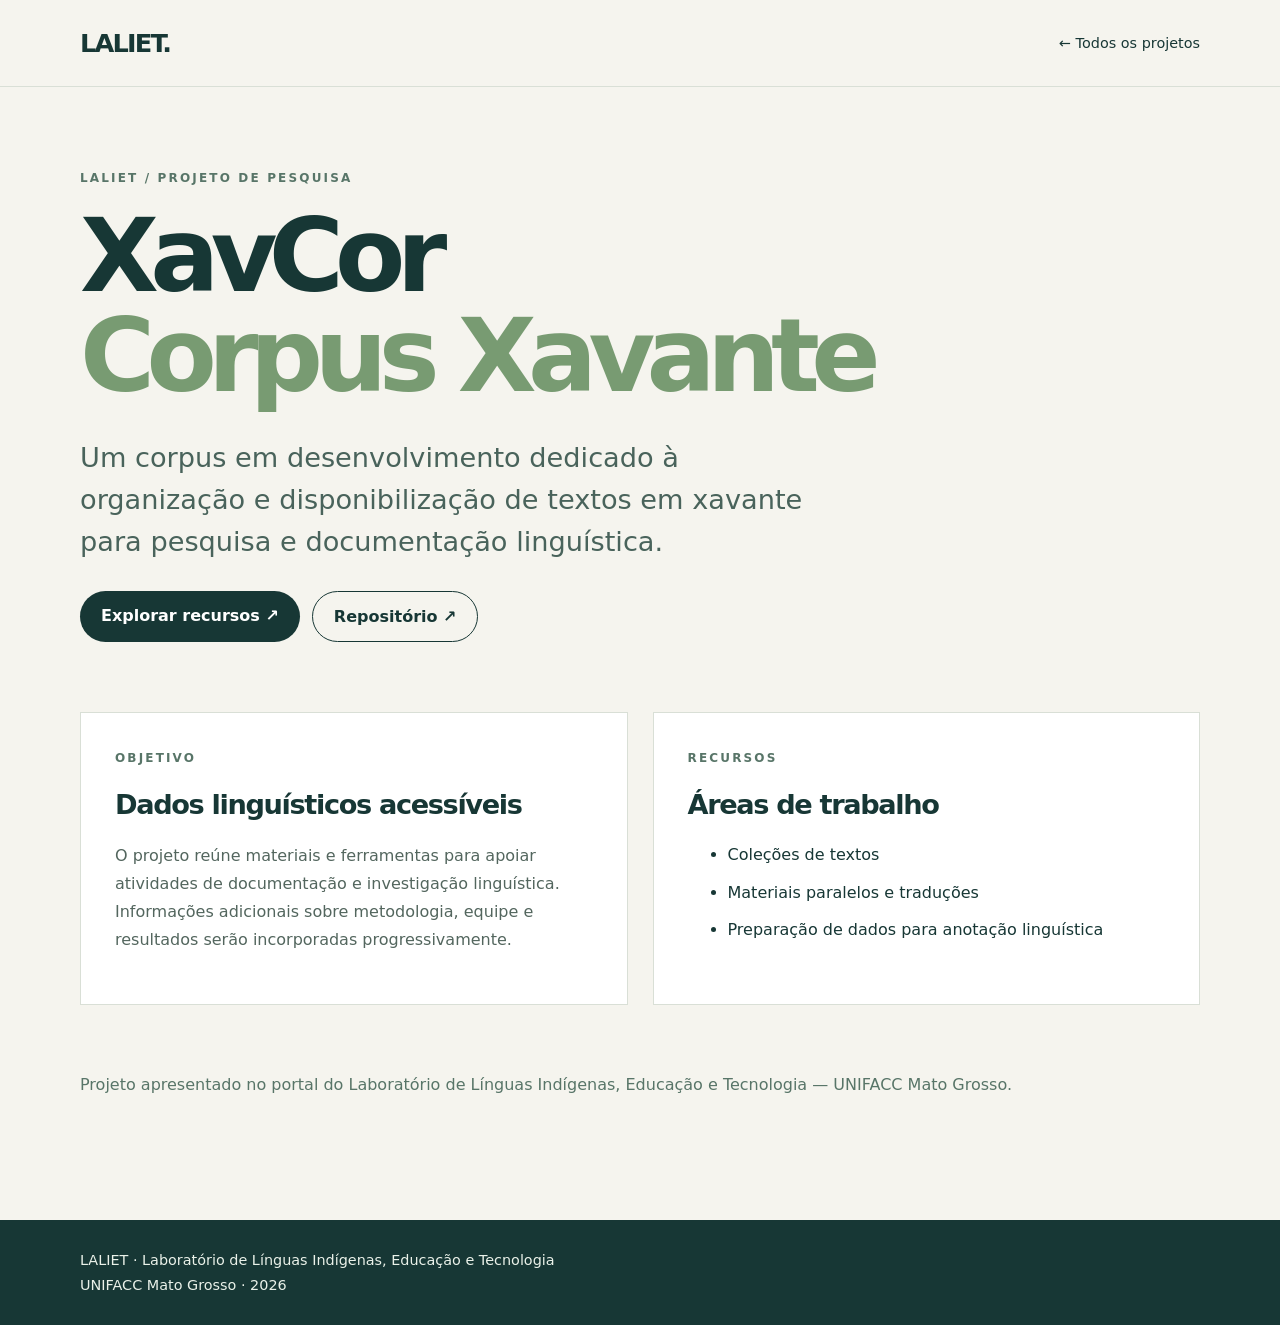
<file: design/original-2026-10-09/projetos/xavcor.html>
<!doctype html><html lang="pt-BR"><head><meta charset="utf-8"><meta name="viewport" content="width=device-width,initial-scale=1"><meta name="description" content="XavCor — projeto do LALIET, UNIFACC Mato Grosso"><title>XavCor — LALIET</title><link rel="stylesheet" href="../assets/project.css"></head><body><header><a class="brand" href="../index.html">LALIET.</a><a class="back" href="../index.html#projetos">← Todos os projetos</a></header><main><span class="eyebrow">LALIET / Projeto de pesquisa</span><h1>XavCor<br><span style="color:#789b72">Corpus Xavante</span></h1><p class="lead">Um corpus em desenvolvimento dedicado à organização e disponibilização de textos em xavante para pesquisa e documentação linguística.</p><div class="links"><a class="button" href="https://github.com/LanguageStructure/Corpus_Xavante" target="_blank" rel="noopener noreferrer">Explorar recursos ↗</a><a class="button outline" href="https://github.com/LanguageStructure/Corpus_Xavante" target="_blank" rel="noopener noreferrer">Repositório ↗</a></div><div class="grid"><article class="card"><span class="eyebrow">Objetivo</span><h2>Dados linguísticos acessíveis</h2><p>O projeto reúne materiais e ferramentas para apoiar atividades de documentação e investigação linguística. Informações adicionais sobre metodologia, equipe e resultados serão incorporadas progressivamente.</p></article><article class="card"><span class="eyebrow">Recursos</span><h2>Áreas de trabalho</h2><ul><li style="margin:12px 0;line-height:1.6">Coleções de textos</li><li style="margin:12px 0;line-height:1.6">Materiais paralelos e traduções</li><li style="margin:12px 0;line-height:1.6">Preparação de dados para anotação linguística</li></ul></article></div><p style="color:#587568">Projeto apresentado no portal do Laboratório de Línguas Indígenas, Educação e Tecnologia — UNIFACC Mato Grosso.</p></main><footer>LALIET · Laboratório de Línguas Indígenas, Educação e Tecnologia<br>UNIFACC Mato Grosso · 2026</footer></body></html>
</file>
<file: assets/site.css>
/* LALIET — estilos compartilhados (redesenho de 22/11/2026)
   Paleta mantida: azul institucional, laranja, verde e branco. */
:root{
  --navy:#123b86;--ink:#173c7a;--deep:#0c2a63;--muted:#536c94;--soft:#f4f7fc;--line:#dbe4f4;
  --orange:#ff9018;--orange-dk:#ed7e0c;--green:#128b61;--mint:#35c48b;--white:#fff;
  --radius:22px;--radius-sm:14px;--shadow:0 24px 60px -24px rgba(18,59,134,.28);
  --font:Inter,ui-sans-serif,system-ui,-apple-system,"Segoe UI",Roboto,sans-serif;
}
*{box-sizing:border-box}
html{scroll-behavior:smooth;scroll-padding-top:90px}
body{margin:0;background:var(--white);color:var(--ink);font-family:var(--font);font-size:17px;line-height:1.6;-webkit-font-smoothing:antialiased;text-rendering:optimizeLegibility}
img{max-width:100%;display:block}
a{color:inherit;text-decoration:none}
a:focus-visible,button:focus-visible,summary:focus-visible{outline:3px solid var(--orange-dk);outline-offset:4px;border-radius:6px}
.wrap{max-width:1240px;margin:0 auto;padding:0 32px}
.skip{position:absolute;left:-999px;top:10px;background:var(--orange);color:var(--ink);padding:10px 16px;border-radius:30px;font-weight:700;z-index:99}
.skip:focus{left:16px}

/* ---------- Navegação ---------- */
.nav{position:sticky;top:0;z-index:50;background:rgba(255,255,255,.86);backdrop-filter:saturate(1.6) blur(18px);-webkit-backdrop-filter:saturate(1.6) blur(18px);border-bottom:1px solid transparent;transition:border-color .25s,box-shadow .25s}
.nav.scrolled{border-color:var(--line);box-shadow:0 8px 30px -20px rgba(18,59,134,.35)}
.nav .wrap{display:flex;align-items:center;gap:28px;min-height:76px}
.wordmark{font-weight:850;font-size:1.65rem;letter-spacing:-.075em;line-height:1}
.wordmark i{font-style:normal;color:var(--green)}
.navlinks{display:flex;gap:6px;align-items:center;font-size:.9rem;font-weight:620;margin-left:auto}
.navlinks a{padding:9px 14px;border-radius:99px;transition:background .2s,color .2s}
.navlinks a:hover{background:var(--soft)}
.navlinks a[aria-current="page"]{background:var(--ink);color:#fff}
.unifacc-brand img{width:clamp(120px,13vw,172px);height:auto}
.menu-btn{display:none;margin-left:auto;border:1px solid var(--line);background:#fff;border-radius:99px;padding:10px 16px;font:inherit;font-weight:700;color:var(--ink);cursor:pointer}

/* ---------- Tipografia comum ---------- */
.eyebrow{display:inline-flex;align-items:center;gap:10px;font-size:.74rem;text-transform:uppercase;letter-spacing:.2em;font-weight:760;color:var(--green)}
.eyebrow:before{content:"";width:26px;height:2px;background:currentColor;border-radius:2px}
h1,h2,h3{font-weight:800;letter-spacing:-.055em;line-height:1.02;margin:0}
.section{padding:120px 0}
.section h2{font-size:clamp(2.5rem,5.2vw,4.6rem);margin:18px 0 0}
.sectionhead{display:grid;grid-template-columns:1fr 1fr;gap:48px;align-items:end;margin-bottom:56px}
.intro{font-size:1.15rem;line-height:1.75;color:var(--muted);margin:0;max-width:620px}
.tint{background:var(--soft)}
.dark{background:var(--ink);color:#fff}
.dark .eyebrow{color:var(--orange)}
.dark .intro{color:#cad8ec}

/* ---------- Botões ---------- */
.btn{display:inline-flex;align-items:center;gap:10px;padding:15px 24px;border-radius:99px;background:var(--orange);color:var(--ink);font-weight:760;font-size:.93rem;border:1px solid transparent;transition:transform .2s,box-shadow .2s,background .2s;cursor:pointer;font-family:inherit}
.btn:hover{transform:translateY(-2px);box-shadow:0 14px 30px -12px rgba(255,144,24,.7)}
.btn.ghost{background:transparent;color:#fff;border-color:rgba(255,255,255,.45)}
.btn.ghost:hover{background:rgba(255,255,255,.08);box-shadow:none}
.btn.navy{background:var(--ink);color:#fff}
.btn.navy:hover{box-shadow:0 14px 30px -12px rgba(23,60,122,.6)}
.btn.line{background:transparent;color:var(--ink);border-color:#a9bad6}
.btn.line:hover{background:var(--soft);box-shadow:none}
.btn.sm{padding:10px 16px;font-size:.84rem}
.textlink{font-size:.88rem;font-weight:740;border-bottom:1.5px solid currentColor;padding-bottom:2px;transition:color .2s}
.textlink:hover{color:var(--green)}

/* ---------- Hero ---------- */
.hero{position:relative;overflow:hidden;background:radial-gradient(1200px 600px at 85% -10%,#1d4fa8 0%,transparent 60%),var(--navy);color:#fff;isolation:isolate}
.hero:before{content:"";position:absolute;inset:0;background-image:linear-gradient(rgba(255,255,255,.045) 1px,transparent 1px),linear-gradient(90deg,rgba(255,255,255,.045) 1px,transparent 1px);background-size:56px 56px;mask-image:linear-gradient(180deg,#000 0%,transparent 85%);-webkit-mask-image:linear-gradient(180deg,#000 0%,transparent 85%);z-index:-1}
.orbit{position:absolute;right:-260px;top:-240px;width:820px;height:820px;border-radius:50%;border:1px solid rgba(255,255,255,.14);box-shadow:0 0 0 90px rgba(255,255,255,.025),0 0 0 180px rgba(255,255,255,.02);z-index:-1;pointer-events:none}
.orbit:after{content:"";position:absolute;width:16px;height:16px;border-radius:50%;background:var(--orange);left:12%;top:72%;box-shadow:0 0 0 8px rgba(255,144,24,.18);animation:pulse 3.2s ease-in-out infinite}
.orbit:before{content:"";position:absolute;width:11px;height:11px;border-radius:50%;background:var(--mint);left:2%;top:38%;box-shadow:0 0 0 7px rgba(53,196,139,.18);animation:pulse 3.2s 1.2s ease-in-out infinite}
@keyframes pulse{50%{transform:scale(1.35)}}
.hero .wrap{padding-top:110px;padding-bottom:0}
.hero .eyebrow{color:var(--orange)}
.hero h1{font-size:clamp(4rem,10.4vw,9.6rem);letter-spacing:-.085em;line-height:.9;margin:30px 0 40px}
.hero h1 span{display:block}
.hero h1 .l2{color:var(--orange)}
.hero h1 .l3{color:var(--mint)}
.herogrid{display:grid;grid-template-columns:1.25fr .75fr;gap:64px;align-items:end}
.lead{font-size:clamp(1.22rem,2.1vw,1.75rem);line-height:1.45;letter-spacing:-.025em;margin:0;max-width:700px;color:#eef3fc}
.actions{display:flex;gap:12px;margin-top:38px;flex-wrap:wrap}
.news{display:block;background:rgba(255,255,255,.07);border:1px solid rgba(255,255,255,.18);border-radius:var(--radius);padding:26px;backdrop-filter:blur(6px);transition:background .25s,transform .25s}
.news:hover{background:rgba(255,255,255,.12);transform:translateY(-3px)}
.news .badge{display:inline-flex;align-items:center;gap:8px;background:var(--mint);color:var(--deep);font-size:.7rem;font-weight:800;letter-spacing:.14em;text-transform:uppercase;padding:6px 11px;border-radius:99px}
.news .badge:before{content:"";width:7px;height:7px;border-radius:50%;background:var(--deep)}
.news strong{display:block;font-size:1.35rem;letter-spacing:-.035em;margin:16px 0 8px;line-height:1.2}
.news p{margin:0;color:#cad8ec;font-size:.93rem;line-height:1.6}
.news .go{display:inline-block;margin-top:14px;font-weight:750;font-size:.88rem;color:var(--orange)}
.stats{display:grid;grid-template-columns:repeat(4,1fr);margin-top:90px;border-top:1px solid rgba(255,255,255,.18)}
.stats div{padding:30px 24px 38px 0}
.stats div+div{padding-left:24px;border-left:1px solid rgba(255,255,255,.18)}
.stats b{display:block;font-size:clamp(2rem,3.6vw,3rem);letter-spacing:-.06em;line-height:1;font-weight:800}
.stats span{display:block;margin-top:10px;color:#cad8ec;font-size:.88rem;line-height:1.45}

/* ---------- Sobre ---------- */
.about{display:grid;grid-template-columns:1.05fr .95fr;gap:72px;align-items:start}
.about .intro{font-size:1.22rem}
.principles{display:grid;gap:14px}
.principle{display:grid;grid-template-columns:52px 1fr;gap:18px;padding:22px;border:1px solid var(--line);border-radius:var(--radius-sm);background:#fff;transition:border-color .2s,box-shadow .2s}
.principle:hover{border-color:#bcd0ee;box-shadow:var(--shadow)}
.principle .ic{width:52px;height:52px;border-radius:14px;display:grid;place-items:center;background:var(--soft);color:var(--ink)}
.principle h3{font-size:1.15rem;letter-spacing:-.03em;margin:4px 0 6px}
.principle p{margin:0;color:var(--muted);font-size:.95rem;line-height:1.6}

/* ---------- Linhas de pesquisa ---------- */
.research{display:grid;grid-template-columns:repeat(3,1fr);gap:22px}
.research article{background:rgba(255,255,255,.05);border:1px solid rgba(255,255,255,.12);border-radius:var(--radius);padding:34px;transition:background .25s,transform .25s}
.research article:hover{background:rgba(255,255,255,.09);transform:translateY(-4px)}
.research .ic{width:56px;height:56px;border-radius:16px;display:grid;place-items:center;margin-bottom:30px}
.research article:nth-child(1) .ic{background:rgba(255,144,24,.16);color:var(--orange)}
.research article:nth-child(2) .ic{background:rgba(53,196,139,.16);color:var(--mint)}
.research article:nth-child(3) .ic{background:rgba(255,255,255,.12);color:#fff}
.research h3{font-size:1.5rem;letter-spacing:-.04em;margin-bottom:12px}
.research p{margin:0;color:#cad8ec;line-height:1.7}

/* ---------- Projetos ---------- */
.projects{display:grid;grid-template-columns:repeat(2,minmax(0,1fr));gap:24px}
.project{position:relative;display:flex;flex-direction:column;background:#fff;border:1px solid var(--line);border-radius:var(--radius);padding:38px;min-height:460px;overflow:hidden;transition:transform .3s,box-shadow .3s,border-color .3s}
.project:before{content:"";position:absolute;inset:0 0 auto 0;height:5px;background:linear-gradient(90deg,var(--green),var(--mint))}
.project.xav:before{background:linear-gradient(90deg,var(--orange),#ffb45e)}
.project:hover{transform:translateY(-6px);box-shadow:var(--shadow);border-color:#c5d4ec}
.project .top{display:flex;justify-content:space-between;align-items:center;gap:12px}
.project .num{font-size:.76rem;color:var(--muted);letter-spacing:.16em;font-weight:700}
.chip{display:inline-flex;align-items:center;gap:7px;font-size:.74rem;font-weight:780;padding:6px 12px;border-radius:99px;background:#e7f6ef;color:var(--green)}
.chip.dev{background:#fff1e0;color:#b55d00}
.project h3{font-size:clamp(3rem,5.4vw,5rem);letter-spacing:-.08em;margin:34px 0 4px}
.project .sub{font-weight:700;color:var(--green);margin:0 0 16px}
.project.xav .sub{color:var(--orange-dk)}
.project p{color:var(--muted);line-height:1.7;margin:0;max-width:440px}
.mini{display:flex;gap:28px;margin-top:auto;padding-top:30px;flex-wrap:wrap}
.mini b{display:block;font-size:1.5rem;letter-spacing:-.05em;line-height:1.1}
.mini span{font-size:.8rem;color:var(--muted)}
.project .arrow{position:absolute;right:32px;bottom:32px;width:52px;height:52px;border-radius:50%;display:grid;place-items:center;background:var(--soft);font-size:1.3rem;transition:background .25s,color .25s,transform .25s}
.project:hover .arrow{background:var(--ink);color:#fff;transform:rotate(-45deg)}

/* ---------- Pessoas ---------- */
.group{margin-top:64px}
.group:first-of-type{margin-top:0}
.grouphead{display:flex;align-items:baseline;justify-content:space-between;gap:20px;border-bottom:1px solid var(--line);padding-bottom:16px;margin-bottom:28px}
.grouphead h3{font-size:1.6rem;letter-spacing:-.04em}
.grouphead span{color:var(--muted);font-size:.9rem}
.people{display:grid;grid-template-columns:repeat(3,1fr);gap:24px}
.person{display:flex;flex-direction:column;background:#fff;border:1px solid var(--line);border-radius:var(--radius);overflow:hidden;transition:box-shadow .3s,transform .3s}
.person:hover{box-shadow:var(--shadow);transform:translateY(-4px)}
.portrait{position:relative;aspect-ratio:1/1;background:linear-gradient(140deg,#e5edf9,#f6f9fe);overflow:hidden}
.portrait img{width:100%;height:100%;object-fit:cover;object-position:50% 22%;transition:transform .6s}
.person:hover .portrait img{transform:scale(1.04)}
.initials{position:absolute;inset:0;display:grid;place-items:center;font-size:4.2rem;font-weight:800;letter-spacing:-.06em;color:var(--ink);background:radial-gradient(circle at 30% 20%,#ffffff 0%,transparent 55%),linear-gradient(140deg,#dbe6f7,#eef3fb)}
.initials:after{content:"";position:absolute;right:22px;bottom:22px;width:14px;height:14px;border-radius:50%;background:var(--orange)}
.person:nth-child(3n+2) .initials:after{background:var(--mint)}
.person:nth-child(3n) .initials:after{background:var(--navy)}
.person .body{padding:26px 26px 28px;display:flex;flex-direction:column;flex:1}
.role{font-size:.74rem;text-transform:uppercase;letter-spacing:.14em;font-weight:780;color:var(--green)}
.person h4{font-size:1.4rem;letter-spacing:-.04em;line-height:1.15;margin:8px 0 4px}
.inst{font-size:.88rem;color:var(--muted);margin:0 0 12px}
.bio{color:var(--muted);line-height:1.7;font-size:.95rem;margin:0}
.bio.clamp{display:-webkit-box;-webkit-line-clamp:5;-webkit-box-orient:vertical;overflow:hidden}
.more{align-self:flex-start;margin-top:10px;background:none;border:0;padding:0;font:inherit;font-size:.86rem;font-weight:740;color:var(--ink);border-bottom:1.5px solid currentColor;cursor:pointer}
.plinks{display:flex;gap:16px;flex-wrap:wrap;margin-top:auto;padding-top:18px}
.empty{display:grid;grid-template-columns:auto 1fr;gap:22px;align-items:center;padding:28px;border:1.5px dashed #c5d4ec;border-radius:var(--radius);color:var(--muted);background:#fff}
.empty .ic{width:54px;height:54px;border-radius:50%;display:grid;place-items:center;background:var(--soft);color:var(--ink)}
.empty p{margin:0;line-height:1.65}
.join{margin-top:64px;display:grid;grid-template-columns:1.3fr .7fr;gap:40px;align-items:center;background:var(--ink);color:#fff;border-radius:28px;padding:48px;position:relative;overflow:hidden}
.join:after{content:"";position:absolute;right:-120px;top:-120px;width:340px;height:340px;border-radius:50%;border:1px solid rgba(255,255,255,.14);box-shadow:0 0 0 60px rgba(255,255,255,.03)}
.join h3{font-size:clamp(1.8rem,3vw,2.5rem);letter-spacing:-.05em}
.join p{color:#cad8ec;margin:14px 0 0;line-height:1.7;max-width:620px}
.join .actions{margin:0;justify-content:flex-end;position:relative;z-index:1}

/* ---------- Publicações ---------- */
.featured{display:grid;grid-template-columns:1.2fr .8fr;gap:0;border-radius:28px;overflow:hidden;border:1px solid var(--line);background:#fff;margin-bottom:34px}
.featured .main{padding:44px}
.featured .side{background:linear-gradient(160deg,var(--green),#0c6b4a);color:#fff;padding:44px;display:flex;flex-direction:column;justify-content:space-between;gap:26px}
.featured h3{font-size:clamp(1.8rem,3vw,2.6rem);letter-spacing:-.05em;margin:16px 0 12px}
.featured .main p{color:var(--muted);margin:0 0 10px;line-height:1.7}
.kv{display:grid;grid-template-columns:repeat(2,1fr);gap:22px}
.kv b{display:block;font-size:2rem;letter-spacing:-.06em;line-height:1}
.kv span{font-size:.82rem;color:#d4f3e6;line-height:1.4;display:block;margin-top:6px}
.cite{margin-top:22px;background:var(--soft);border-radius:var(--radius-sm);padding:18px 20px;font-size:.9rem;line-height:1.6;color:var(--ink)}
.cite .row{display:flex;justify-content:space-between;align-items:center;gap:12px;margin-bottom:6px}
.cite small{font-size:.72rem;text-transform:uppercase;letter-spacing:.16em;font-weight:780;color:var(--muted)}
.copy{border:1px solid #a9bad6;background:#fff;border-radius:99px;padding:6px 12px;font:inherit;font-size:.78rem;font-weight:700;color:var(--ink);cursor:pointer}
.pubs{border-top:1px solid var(--line)}
.pub{display:grid;grid-template-columns:90px 1fr auto;gap:24px;align-items:center;border-bottom:1px solid var(--line);padding:28px 4px;transition:background .2s}
.pub:hover{background:var(--soft)}
.pub .yr{font-weight:800;letter-spacing:-.03em;color:var(--muted)}
.pub strong{display:block;font-size:1.12rem;letter-spacing:-.02em;line-height:1.45}
.pub em{display:block;font-style:normal;color:var(--muted);font-size:.94rem;margin-top:4px}
.pub .type{display:inline-block;font-size:.7rem;text-transform:uppercase;letter-spacing:.14em;font-weight:780;color:var(--green);margin-bottom:6px}

/* ---------- Galeria ---------- */
.gallery{display:grid;grid-template-columns:repeat(3,1fr);gap:22px}
.gallery figure{margin:0;background:#fff;border:1px solid var(--line);border-radius:var(--radius);overflow:hidden}
.gallery button{border:0;padding:0;width:100%;background:transparent;cursor:pointer;text-align:left;color:inherit}
.gallery img{width:100%;aspect-ratio:4/3;object-fit:cover;transition:transform .35s}
.gallery button:hover img{transform:scale(1.04)}
.gallery figcaption{padding:20px;line-height:1.6;font-size:.9rem;color:var(--muted)}
.gallery figcaption strong{display:block;color:var(--green);margin-bottom:4px}
.gallery figcaption small{display:block;margin-top:6px}
.gallery-empty{grid-column:1/-1;margin:0;padding:32px;border:1.5px dashed #c5d4ec;border-radius:var(--radius);color:var(--muted);background:#fff;line-height:1.7}
.lightbox{border:0;background:#102f78f5;color:#fff;padding:24px;width:min(1100px,96vw);max-height:95vh;border-radius:var(--radius)}
.lightbox::backdrop{background:#071c49db}
.lightbox img{max-width:100%;max-height:65vh;object-fit:contain;margin:0 auto}
.lightbox .caption{line-height:1.6;max-width:850px;margin:16px auto}
.lightbox .controls{display:flex;justify-content:space-between;align-items:center;gap:12px}
.lightbox button{cursor:pointer;border:1px solid #cad8ec;background:transparent;color:#fff;padding:10px 16px;border-radius:30px;font:inherit}

/* ---------- Rodapé ---------- */
.foot{background:var(--deep);color:#eef3fc;padding:80px 0 34px}
.footgrid{display:grid;grid-template-columns:1.4fr 1fr 1fr;gap:48px}
.foot .wordmark{font-size:3.2rem}
.foot p{color:#b9c9e4;line-height:1.7;margin:16px 0 0;font-size:.95rem}
.foot h4{font-size:.74rem;text-transform:uppercase;letter-spacing:.18em;color:var(--orange);margin:6px 0 16px}
.foot ul{list-style:none;margin:0;padding:0;display:grid;gap:10px;font-size:.95rem}
.foot ul a{color:#dfe8f6}
.foot ul a:hover{color:#fff;text-decoration:underline;text-underline-offset:4px}
.footbar{display:flex;justify-content:space-between;gap:20px;flex-wrap:wrap;margin-top:64px;padding-top:24px;border-top:1px solid rgba(255,255,255,.12);font-size:.84rem;color:#94a9cc}

/* ---------- Páginas internas ---------- */
.pagehero{background:var(--navy);color:#fff;position:relative;overflow:hidden;isolation:isolate}
.pagehero:before{content:"";position:absolute;inset:0;background-image:linear-gradient(rgba(255,255,255,.045) 1px,transparent 1px),linear-gradient(90deg,rgba(255,255,255,.045) 1px,transparent 1px);background-size:56px 56px;mask-image:linear-gradient(180deg,#000,transparent 90%);-webkit-mask-image:linear-gradient(180deg,#000,transparent 90%);z-index:-1}
.pagehero .orbit{width:620px;height:620px;right:-220px;top:-220px}
.pagehero .wrap{padding-top:70px;padding-bottom:90px}
.crumbs{font-size:.86rem;color:#b9c9e4;display:flex;gap:10px;flex-wrap:wrap}
.crumbs a:hover{color:#fff;text-decoration:underline}
.pagehero .eyebrow{color:var(--orange);margin-top:44px}
.pagehero h1{font-size:clamp(3.4rem,8vw,7rem);letter-spacing:-.08em;line-height:.95;margin:22px 0 26px}
.pagehero h1 span{color:var(--mint)}
.pagehero.xav h1 span{color:var(--orange)}
.pagehero .lead{max-width:760px}
.cards{display:grid;grid-template-columns:repeat(2,1fr);gap:22px}
.card{background:#fff;border:1px solid var(--line);border-radius:var(--radius);padding:36px;position:relative;overflow:hidden}
.card:before{content:"";position:absolute;inset:0 auto 0 0;width:4px;background:var(--green)}
.card h2,.card h3{font-size:1.6rem;letter-spacing:-.045em;margin:14px 0 12px}
.card p,.card li{color:var(--muted);line-height:1.75}
.card ul{padding-left:20px;margin:0}
.card li{margin:8px 0}
.numbers{display:grid;grid-template-columns:repeat(4,1fr);gap:18px;margin:0 0 56px}
.numbers div{background:var(--soft);border-radius:var(--radius-sm);padding:24px}
.numbers b{display:block;font-size:clamp(1.7rem,3vw,2.4rem);letter-spacing:-.06em;line-height:1}
.numbers span{display:block;margin-top:8px;font-size:.86rem;color:var(--muted);line-height:1.45}
.note{background:#eef8f3;padding:20px 24px;border-left:3px solid var(--green);border-radius:0 var(--radius-sm) var(--radius-sm) 0;line-height:1.7;color:#3d5a80;font-size:.95rem}
.note.warn{background:#fff6ea;border-color:var(--orange)}
.timeline{list-style:none;margin:0;padding:0;border-left:2px solid var(--line)}
.timeline li{position:relative;padding:0 0 26px 28px}
.timeline li:before{content:"";position:absolute;left:-8px;top:6px;width:14px;height:14px;border-radius:50%;background:#fff;border:3px solid var(--green)}
.timeline li:first-child:before{background:var(--green)}
.timeline b{display:block;letter-spacing:-.02em}
.timeline span{color:var(--muted);font-size:.93rem}

/* ---------- Animação de entrada ---------- */
.reveal{opacity:0;transform:translateY(26px);transition:opacity .8s cubic-bezier(.2,.7,.2,1),transform .8s cubic-bezier(.2,.7,.2,1)}
.reveal.in{opacity:1;transform:none}
.no-js .reveal{opacity:1;transform:none}

/* ---------- Responsivo ---------- */
@media(max-width:1020px){
  .people{grid-template-columns:repeat(2,1fr)}
  .stats,.numbers{grid-template-columns:repeat(2,1fr)}
  .stats div:nth-child(3){padding-left:0;border-left:0}
  .stats div:nth-child(n+3){border-top:1px solid rgba(255,255,255,.18)}
}
@media(max-width:860px){
  body{font-size:16px}
  .wrap{padding:0 22px}
  .menu-btn{display:inline-flex}
  .unifacc-brand{display:none}
  .navlinks{position:absolute;left:0;right:0;top:100%;flex-direction:column;align-items:stretch;gap:2px;padding:12px 16px 20px;background:#fff;border-bottom:1px solid var(--line);box-shadow:0 20px 40px -24px rgba(18,59,134,.4);display:none;margin:0}
  .navlinks.open{display:flex}
  .navlinks a{padding:14px 16px;font-size:1rem}
  .navlinks .m-brand{display:block!important;padding:16px}
  .section{padding:80px 0}
  .sectionhead,.herogrid,.about,.research,.projects,.featured,.join,.footgrid,.cards{grid-template-columns:1fr}
  .sectionhead{gap:20px;margin-bottom:40px}
  .hero .wrap{padding-top:70px}
  .herogrid{gap:40px}
  .stats{margin-top:60px}
  .people{grid-template-columns:1fr}
  .project{min-height:0;padding:30px}
  .project .arrow{position:static;margin-top:24px}
  .featured .main,.featured .side,.join{padding:30px}
  .join .actions{justify-content:flex-start}
  .pub{grid-template-columns:1fr;gap:8px}
  .gallery{grid-template-columns:1fr}
}
@media(prefers-reduced-motion:reduce){
  html{scroll-behavior:auto}
  *,*:before,*:after{animation:none!important;transition:none!important}
  .reveal{opacity:1;transform:none}
}
.m-brand{display:none}
</file>
<file: design/anterior-2026-11-22/assets/project.css>
:root{--bg:#ffffff;--ink:#173c7a;--line:#dbe4f4}*{box-sizing:border-box}body{margin:0;background:var(--bg);color:var(--ink);font-family:Inter,system-ui,sans-serif}a{color:inherit}header,main,footer{padding:28px max(24px,calc((100vw - 1120px)/2))}header{display:flex;justify-content:space-between;gap:20px;align-items:center;border-bottom:1px solid var(--line)}header a{text-decoration:none}.brand{font-weight:850;font-size:1.6rem;letter-spacing:-.07em}.back{font-size:.9rem}main{padding-top:80px;padding-bottom:110px;min-height:70vh}.eyebrow{text-transform:uppercase;font-size:.75rem;letter-spacing:.18em;font-weight:750;color:#128b61}h1{font-size:clamp(3.5rem,8vw,7rem);letter-spacing:-.085em;line-height:.98;margin:20px 0 30px}.lead{font-size:clamp(1.25rem,2.2vw,1.7rem);max-width:760px;line-height:1.55;color:#536c94}.grid{display:grid;grid-template-columns:1fr 1fr;gap:25px;margin:70px 0}.card{border-top:4px solid #128b61;background:white;border:1px solid var(--line);padding:34px}.card h2{font-size:1.7rem;letter-spacing:-.05em}.card p{line-height:1.75;color:#536c94}.links{display:flex;gap:12px;flex-wrap:wrap;margin-top:28px}.button{display:inline-block;padding:15px 21px;border-radius:100px;background:#173c7a;color:#fff;text-decoration:none;font-weight:700}.button.outline{background:transparent;border:1px solid #173c7a;color:#173c7a}footer{background:#173c7a;color:#ffffff;font-size:.9rem;line-height:1.7}@media(max-width:720px){.grid{grid-template-columns:1fr}main{padding-top:60px}}
</file>
<file: design/original-2026-10-09/assets/project.css>
:root{--bg:#f5f4ee;--ink:#173735;--line:#d9dfd6}*{box-sizing:border-box}body{margin:0;background:var(--bg);color:var(--ink);font-family:Inter,system-ui,sans-serif}a{color:inherit}header,main,footer{padding:28px max(24px,calc((100vw - 1120px)/2))}header{display:flex;justify-content:space-between;gap:20px;align-items:center;border-bottom:1px solid var(--line)}header a{text-decoration:none}.brand{font-weight:850;font-size:1.6rem;letter-spacing:-.07em}.back{font-size:.9rem}main{padding-top:80px;padding-bottom:110px;min-height:70vh}.eyebrow{text-transform:uppercase;font-size:.75rem;letter-spacing:.18em;font-weight:750;color:#587568}h1{font-size:clamp(3.5rem,8vw,7rem);letter-spacing:-.085em;line-height:.98;margin:20px 0 30px}.lead{font-size:clamp(1.25rem,2.2vw,1.7rem);max-width:760px;line-height:1.55;color:#49635b}.grid{display:grid;grid-template-columns:1fr 1fr;gap:25px;margin:70px 0}.card{background:white;border:1px solid var(--line);padding:34px}.card h2{font-size:1.7rem;letter-spacing:-.05em}.card p{line-height:1.75;color:#53665e}.links{display:flex;gap:12px;flex-wrap:wrap;margin-top:28px}.button{display:inline-block;padding:15px 21px;border-radius:100px;background:#173735;color:#fff;text-decoration:none;font-weight:700}.button.outline{background:transparent;border:1px solid #173735;color:#173735}footer{background:#173735;color:#eaf1e9;font-size:.9rem;line-height:1.7}@media(max-width:720px){.grid{grid-template-columns:1fr}main{padding-top:60px}}
</file>
